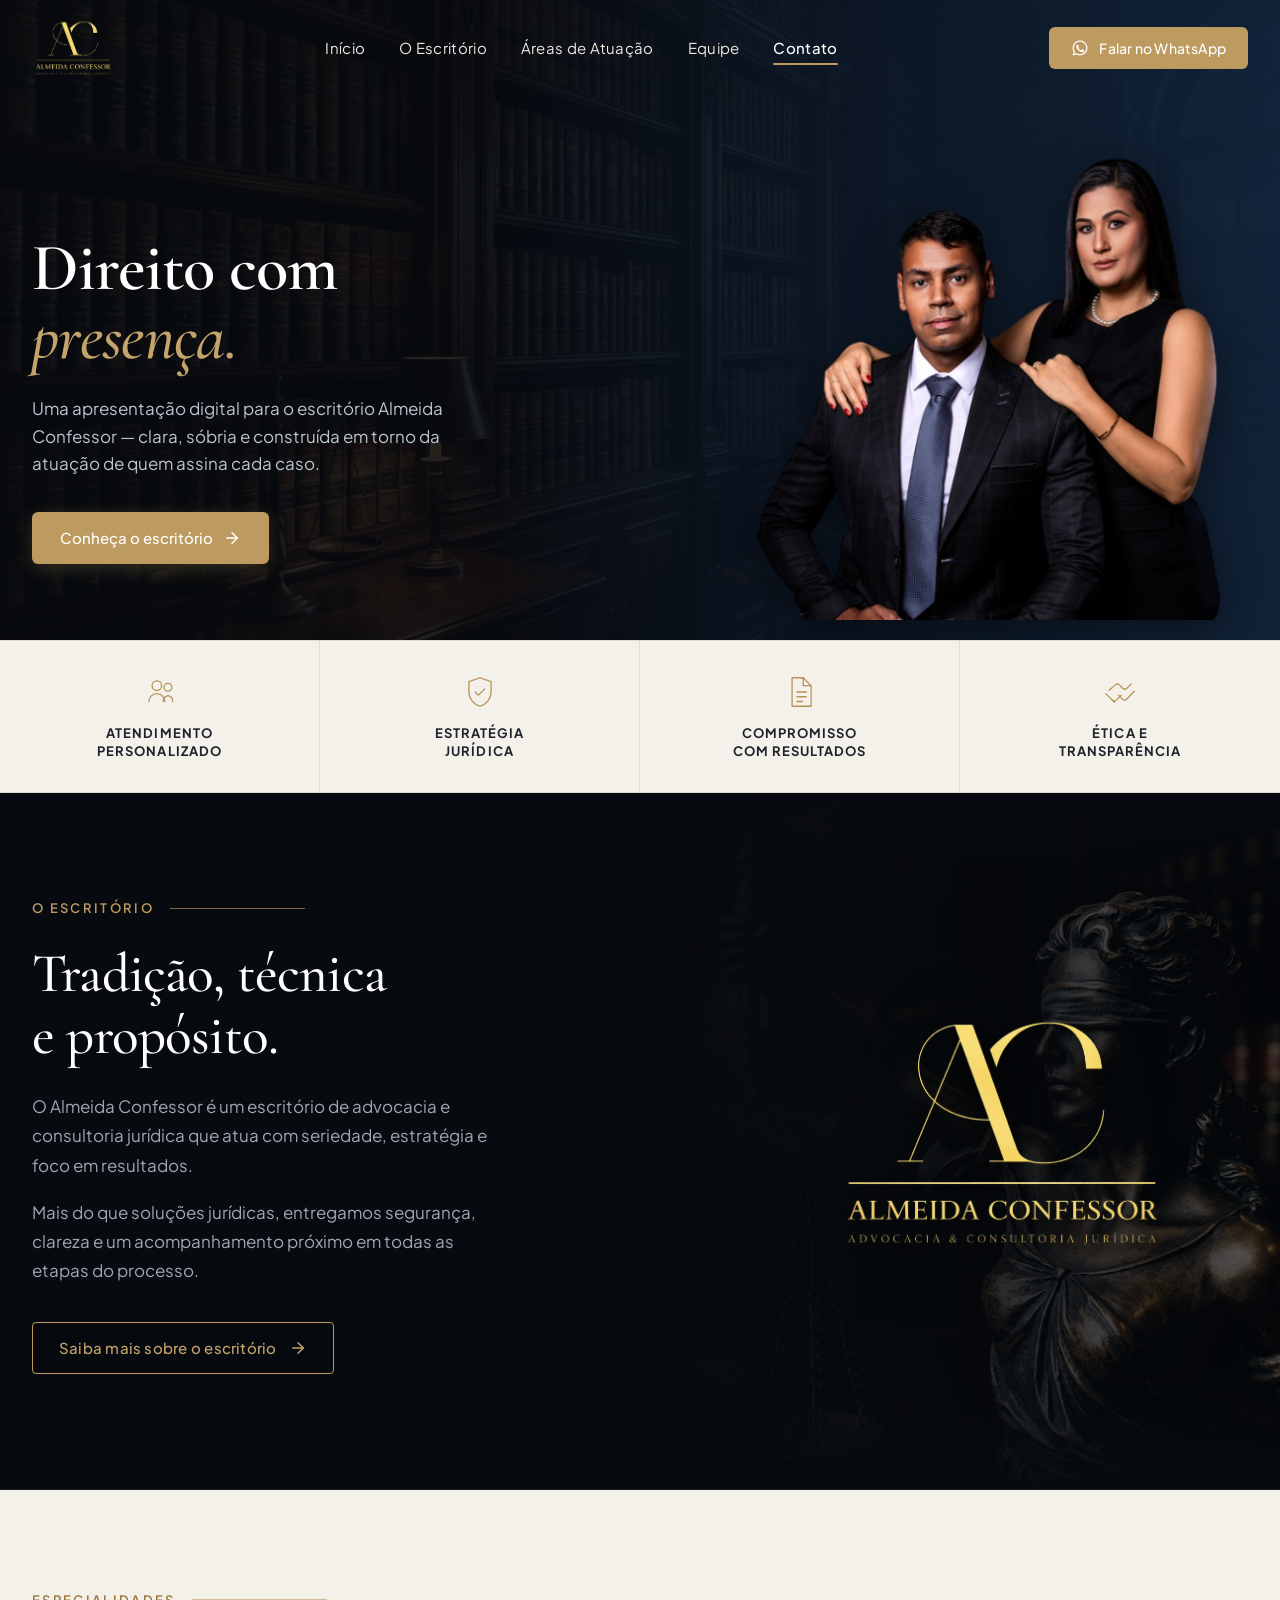
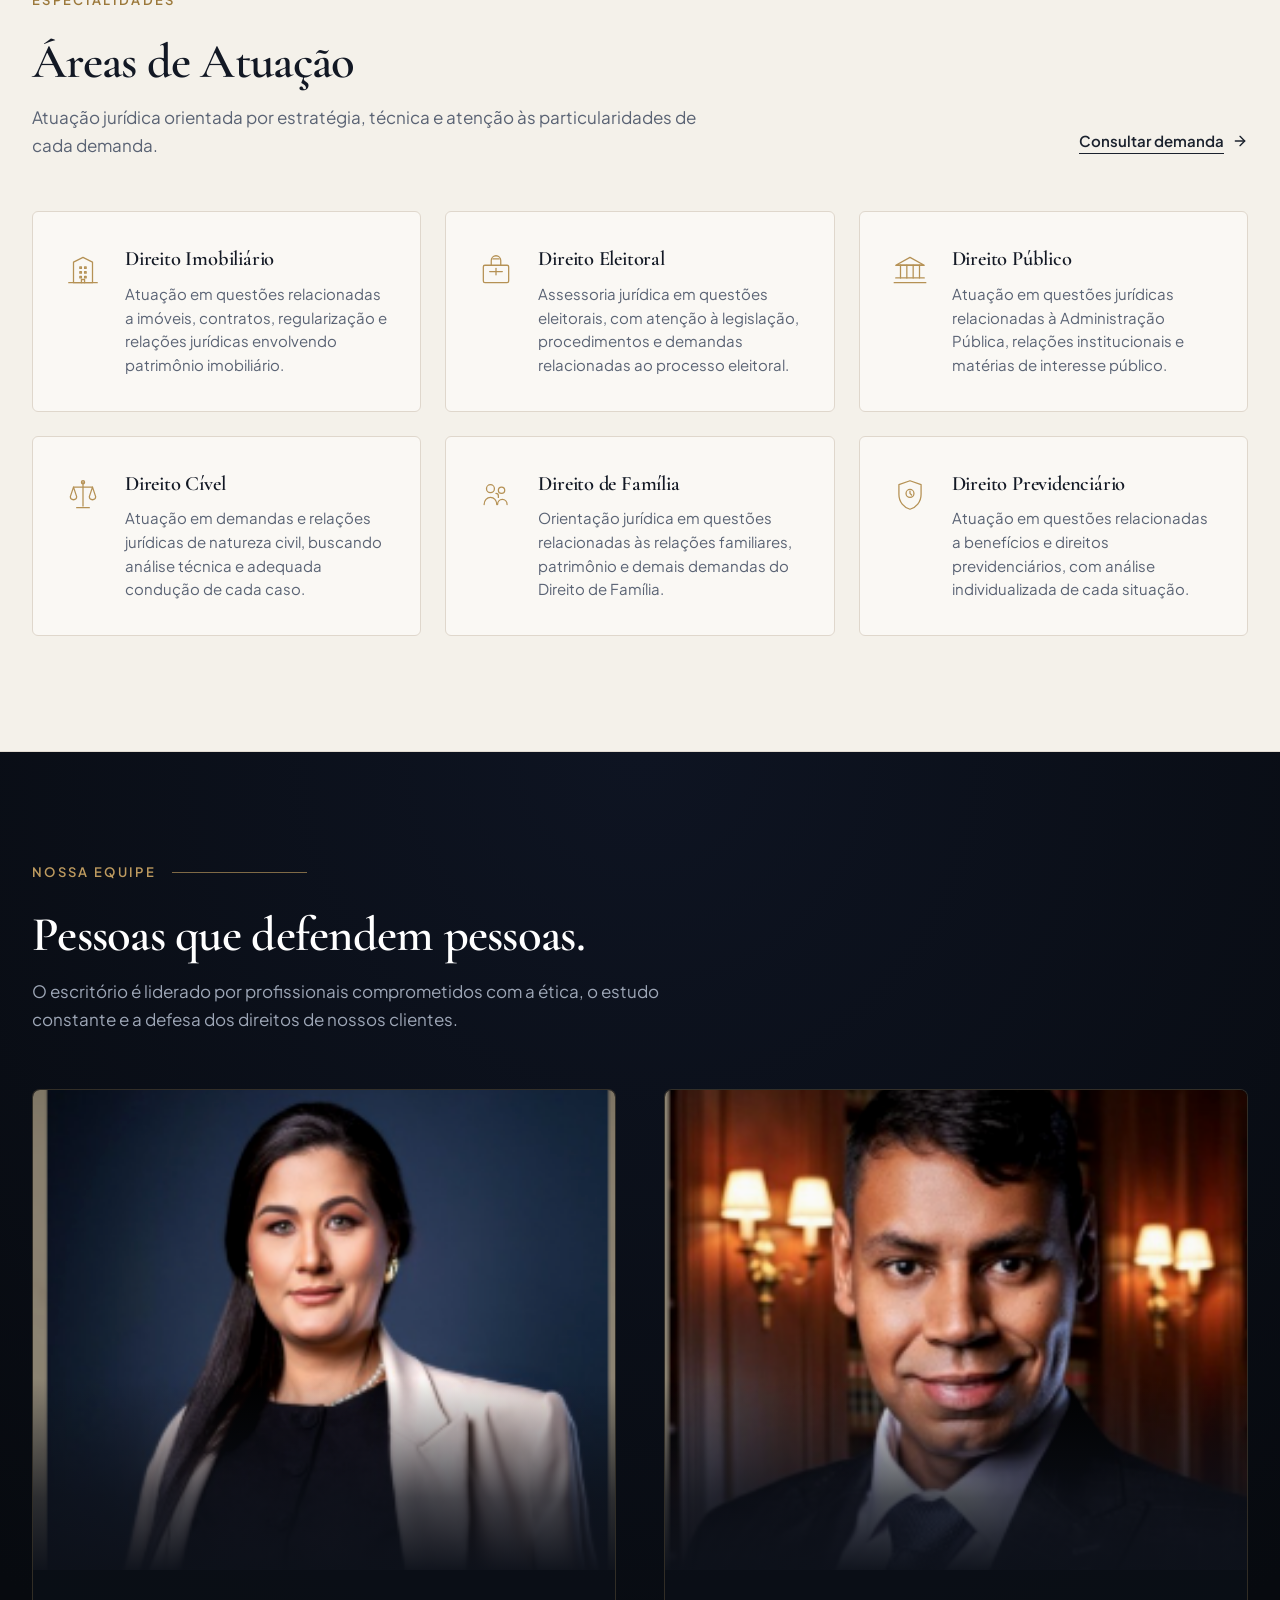
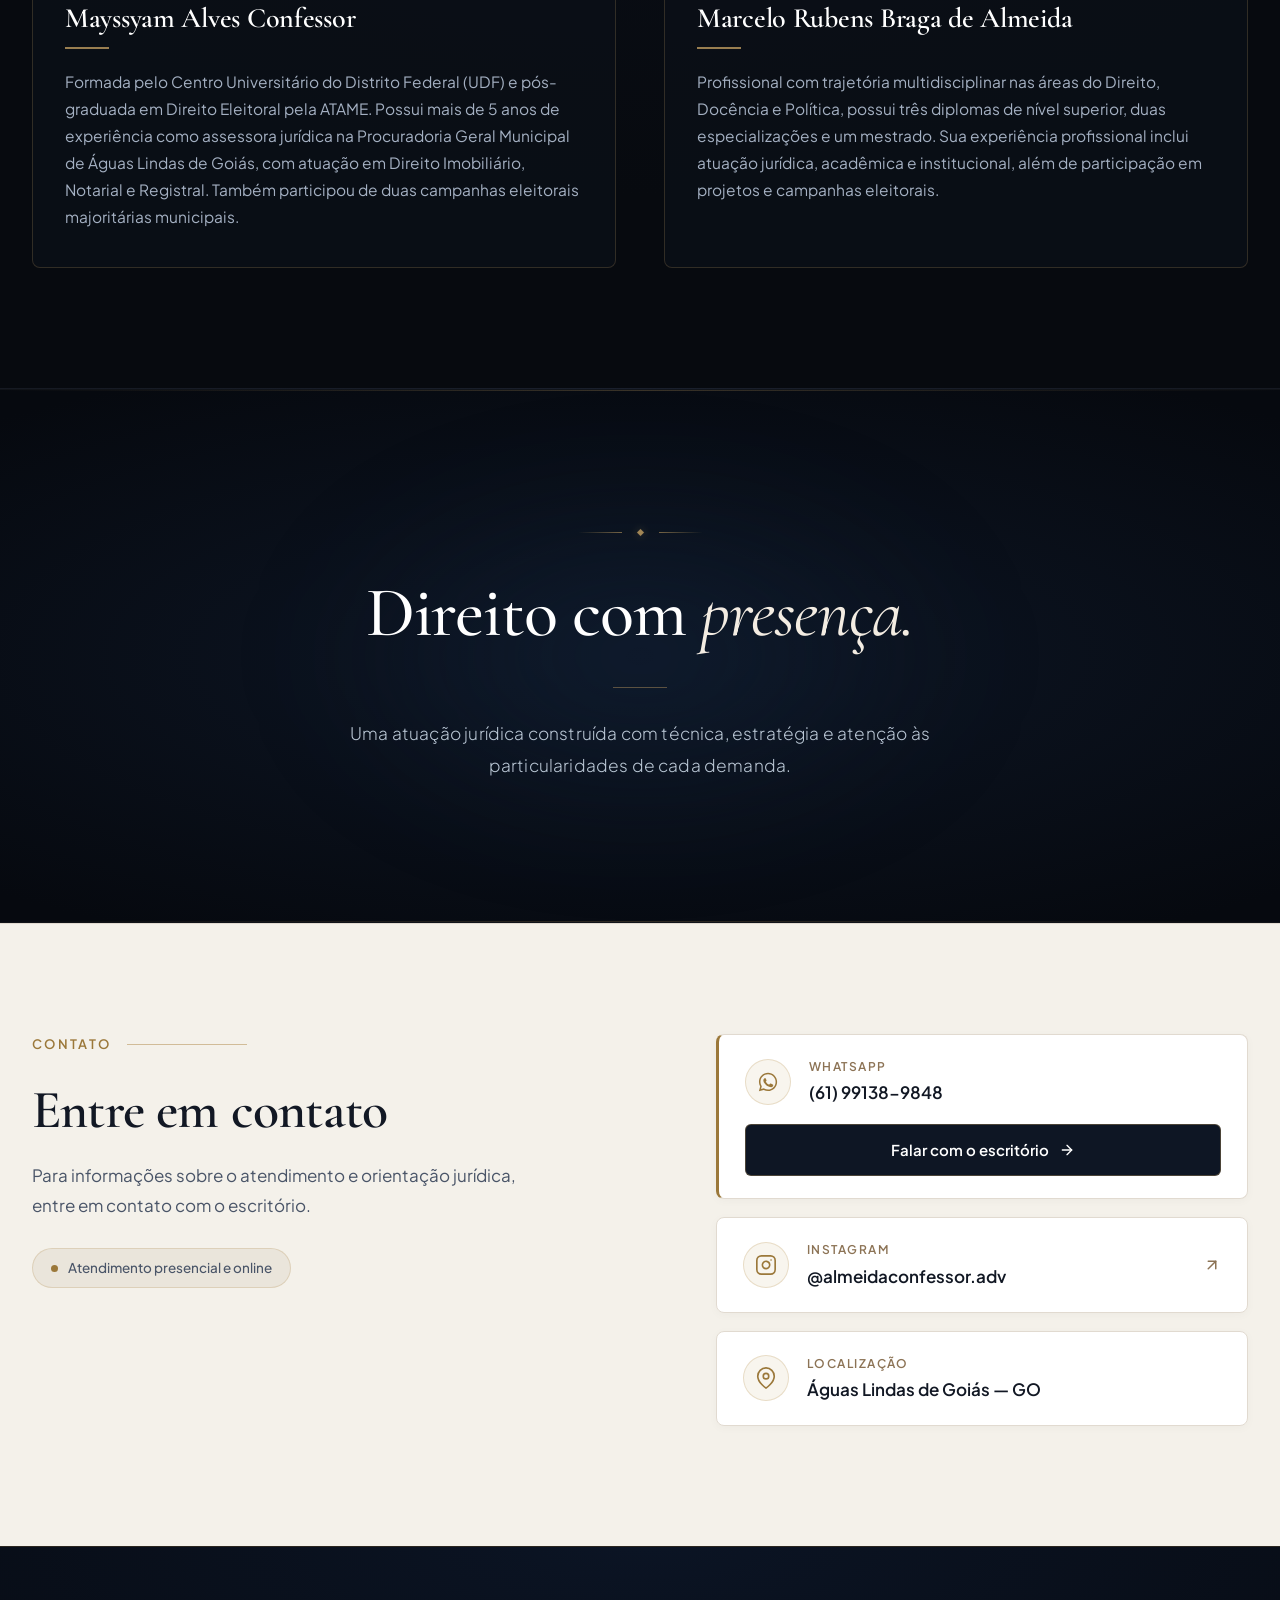
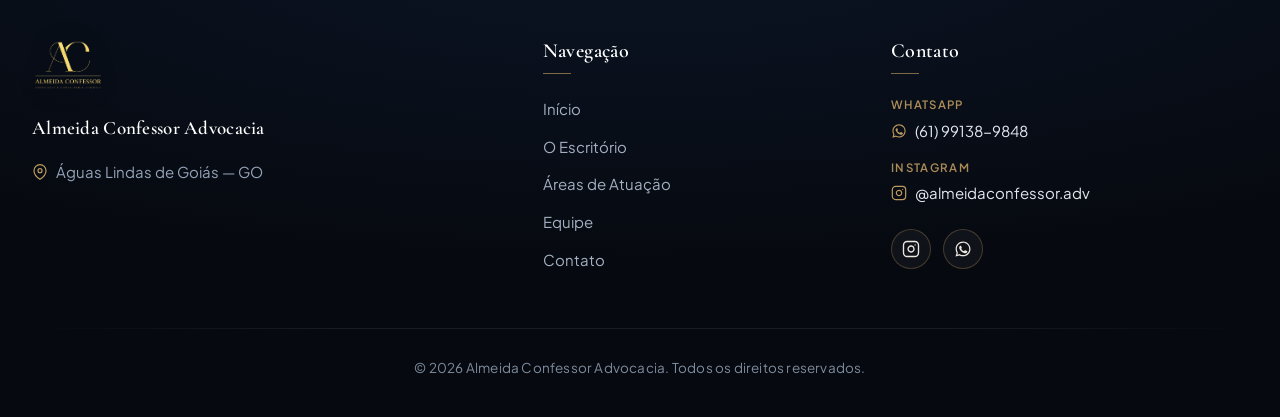
<file: index.html>
<!DOCTYPE html>
<html lang="pt-BR">
<head>
  <meta charset="UTF-8">
  <meta name="viewport" content="width=device-width, initial-scale=1.0">
  <title>Almeida Confessor Advocacia &amp; Consultoria Jurídica | Direito com Presença</title>
  <meta name="description" content="Almeida Confessor Advocacia e Consultoria Jurídica. Atuação jurídica sóbria, estratégica e personalizada em Brasília e em todo o Brasil.">
  <meta name="theme-color" content="#0B0E14">

  <!-- Favicon gerado a partir do monograma AC -->
  <link rel="icon" type="image/png" href="assets/images/brand/logo.png">

  <!-- Google Fonts: Cormorant Garamond (Editorial Serif) & Plus Jakarta Sans (Modern Sans) -->
  <link rel="preconnect" href="https://fonts.googleapis.com">
  <link rel="preconnect" href="https://fonts.gstatic.com" crossorigin>
  <link href="https://fonts.googleapis.com/css2?family=Cormorant+Garamond:ital,wght@0,400;0,500;0,600;0,700;1,400;1,600;1,700&family=Plus+Jakarta+Sans:wght@300;400;500;600;700&display=swap" rel="stylesheet">

  <link rel="stylesheet" href="assets/css/styles.css">
</head>
<body>
  <!-- HEADER -->
  <header class="site-header" id="header">
    <div class="header-container">
      <a href="#inicio" class="header-logo-link" aria-label="Almeida Confessor Advocacia - Ir para o início">
        <img src="assets/images/brand/logo.png" alt="Almeida Confessor Advocacia e Consultoria Jurídica" class="header-logo">
      </a>

      <!-- Desktop Navigation -->
      <nav class="desktop-nav" aria-label="Navegação Principal">
        <ul class="nav-list">
          <li><a href="#inicio" class="nav-link active">Início</a></li>
          <li><a href="#escritorio" class="nav-link">O Escritório</a></li>
          <li><a href="#areas" class="nav-link">Áreas de Atuação</a></li>
          <li><a href="#equipe" class="nav-link">Equipe</a></li>
          <li><a href="#contato" class="nav-link">Contato</a></li>
        </ul>
      </nav>

      <!-- CTA Button Desktop -->
      <div class="header-cta">
        <a href="https://wa.me/5561991389848?text=Ol%C3%A1!%20Vim%20pelo%20site%20do%20Almeida%20Confessor%20Advocacia%20e%20gostaria%20de%20agendar%20um%20atendimento." 
           target="_blank" 
           rel="noopener noreferrer" 
           class="btn btn-whatsapp" 
           id="btn-header-whatsapp">
          <svg class="icon-whatsapp" viewBox="0 0 24 24" width="18" height="18" fill="currentColor" aria-hidden="true">
            <path d="M12.04 2C6.58 2 2.13 6.45 2.13 11.91C2.13 13.66 2.59 15.36 3.45 16.86L2.05 22L7.3 20.62C8.75 21.41 10.38 21.83 12.04 21.83C17.5 21.83 21.95 17.38 21.95 11.92C21.95 9.27 20.92 6.78 19.05 4.91C17.18 3.03 14.69 2 12.04 2ZM12.05 20.15C10.56 20.15 9.11 19.76 7.85 19.01L7.55 18.83L4.43 19.65L5.26 16.61L5.06 16.29C4.24 14.99 3.8 13.47 3.8 11.91C3.8 7.37 7.5 3.67 12.05 3.67C14.25 3.67 16.31 4.53 17.87 6.09C19.42 7.65 20.28 9.72 20.28 11.92C20.28 16.46 16.58 20.15 12.05 20.15ZM16.57 14.39C16.32 14.27 15.1 13.67 14.88 13.59C14.65 13.51 14.49 13.47 14.32 13.72C14.16 13.97 13.69 14.52 13.55 14.68C13.41 14.85 13.27 14.87 13.02 14.75C12.78 14.62 11.99 14.37 11.05 13.53C10.32 12.87 9.83 12.06 9.68 11.82C9.54 11.57 9.67 11.44 9.79 11.31C9.9 11.2 10.04 11.02 10.16 10.88C10.28 10.74 10.32 10.64 10.4 10.47C10.48 10.31 10.44 10.17 10.38 10.04C10.32 9.92 9.83 8.72 9.63 8.22C9.43 7.74 9.23 7.8 9.07 7.79C8.92 7.79 8.74 7.78 8.56 7.78C8.38 7.78 8.08 7.85 7.84 8.11C7.6 8.37 6.92 9.01 6.92 10.31C6.92 11.61 7.87 12.86 8 13.04C8.14 13.21 9.88 15.87 12.54 17.02C13.17 17.3 13.67 17.46 14.05 17.58C14.69 17.78 15.27 17.75 15.73 17.68C16.25 17.6 17.32 17.03 17.55 16.39C17.77 15.75 17.77 15.2 17.71 15.09C17.64 14.98 17.49 14.92 17.24 14.79L16.57 14.39Z"/>
          </svg>
          <span>Falar no WhatsApp</span>
        </a>
      </div>

      <!-- Mobile Hamburger Button -->
      <button class="mobile-toggle" id="mobile-menu-btn" aria-label="Abrir menu de navegação" aria-expanded="false" aria-controls="mobile-nav">
        <span class="hamburger-line"></span>
        <span class="hamburger-line"></span>
        <span class="hamburger-line"></span>
      </button>
    </div>

    <!-- Mobile Navigation Drawer -->
    <div class="mobile-nav" id="mobile-nav" aria-hidden="true">
      <ul class="mobile-nav-list">
        <li><a href="#inicio" class="mobile-nav-link active">Início</a></li>
        <li><a href="#escritorio" class="mobile-nav-link">O Escritório</a></li>
        <li><a href="#areas" class="mobile-nav-link">Áreas de Atuação</a></li>
        <li><a href="#equipe" class="mobile-nav-link">Equipe</a></li>
        <li><a href="#contato" class="mobile-nav-link">Contato</a></li>
      </ul>
      <div class="mobile-nav-cta">
        <a href="https://wa.me/5561991389848?text=Ol%C3%A1!%20Vim%20pelo%20site%20do%20Almeida%20Confessor%20Advocacia%20e%20gostaria%20de%20agendar%20um%20atendimento." 
           target="_blank" 
           rel="noopener noreferrer" 
           class="btn btn-whatsapp btn-block">
          <svg class="icon-whatsapp" viewBox="0 0 24 24" width="18" height="18" fill="currentColor" aria-hidden="true">
            <path d="M12.04 2C6.58 2 2.13 6.45 2.13 11.91C2.13 13.66 2.59 15.36 3.45 16.86L2.05 22L7.3 20.62C8.75 21.41 10.38 21.83 12.04 21.83C17.5 21.83 21.95 17.38 21.95 11.92C21.95 9.27 20.92 6.78 19.05 4.91C17.18 3.03 14.69 2 12.04 2ZM12.05 20.15C10.56 20.15 9.11 19.76 7.85 19.01L7.55 18.83L4.43 19.65L5.26 16.61L5.06 16.29C4.24 14.99 3.8 13.47 3.8 11.91C3.8 7.37 7.5 3.67 12.05 3.67C14.25 3.67 16.31 4.53 17.87 6.09C19.42 7.65 20.28 9.72 20.28 11.92C20.28 16.46 16.58 20.15 12.05 20.15ZM16.57 14.39C16.32 14.27 15.1 13.67 14.88 13.59C14.65 13.51 14.49 13.47 14.32 13.72C14.16 13.97 13.69 14.52 13.55 14.68C13.41 14.85 13.27 14.87 13.02 14.75C12.78 14.62 11.99 14.37 11.05 13.53C10.32 12.87 9.83 12.06 9.68 11.82C9.54 11.57 9.67 11.44 9.79 11.31C9.9 11.2 10.04 11.02 10.16 10.88C10.28 10.74 10.32 10.64 10.4 10.47C10.48 10.31 10.44 10.17 10.38 10.04C10.32 9.92 9.83 8.72 9.63 8.22C9.43 7.74 9.23 7.8 9.07 7.79C8.92 7.79 8.74 7.78 8.56 7.78C8.38 7.78 8.08 7.85 7.84 8.11C7.6 8.37 6.92 9.01 6.92 10.31C6.92 11.61 7.87 12.86 8 13.04C8.14 13.21 9.88 15.87 12.54 17.02C13.17 17.3 13.67 17.46 14.05 17.58C14.69 17.78 15.27 17.75 15.73 17.68C16.25 17.6 17.32 17.03 17.55 16.39C17.77 15.75 17.77 15.2 17.71 15.09C17.64 14.98 17.49 14.92 17.24 14.79L16.57 14.39Z"/>
          </svg>
          <span>Falar no WhatsApp</span>
        </a>
      </div>
    </div>
  </header>

  <!-- MAIN CONTENT -->
  <main id="inicio">
    <!-- HERO SECTION -->
    <section class="hero-section" aria-label="Apresentação Principal">
      <div class="hero-bg-media" aria-hidden="true"></div>
      <div class="hero-container">
        <!-- Hero Content Column -->
        <div class="hero-content">
          <h1 class="hero-title">
            Direito com <br>
            <span class="hero-title-italic">presença.</span>
          </h1>

          <p class="hero-description">
            Uma apresentação digital para o escritório Almeida Confessor — clara, sóbria e construída em torno da atuação de quem assina cada caso.
          </p>

          <div class="hero-actions">
            <a href="#escritorio" class="btn btn-hero" id="btn-hero-cta">
              <span>Conheça o escritório</span>
              <svg class="icon-arrow" viewBox="0 0 24 24" width="18" height="18" fill="none" stroke="currentColor" stroke-width="2" stroke-linecap="round" stroke-linejoin="round" aria-hidden="true">
                <line x1="5" y1="12" x2="19" y2="12"></line>
                <polyline points="12 5 19 12 12 19"></polyline>
              </svg>
            </a>
          </div>
        </div>

        <!-- Hero Visual Column (Founders Photo) -->
        <div class="hero-visual">
          <div class="hero-image-wrapper">
            <img src="assets/images/hero/hero.png" 
                 alt="Sócios fundadores Marcelo Rubens e Maysyam Alves Confessor" 
                 class="hero-image"
                 loading="eager">
          </div>
        </div>
      </div>
    </section>

    <!-- FAIXA DE CONFIANÇA / DIFERENCIAIS -->
    <section class="trust-bar-section" aria-label="Nossos Diferenciais">
      <div class="trust-container">
        <!-- Item 1: Atendimento Personalizado -->
        <div class="trust-item">
          <div class="trust-icon-wrapper" aria-hidden="true">
            <svg class="trust-icon" viewBox="0 0 48 48" fill="none" stroke="currentColor" stroke-width="1.6" stroke-linecap="round" stroke-linejoin="round">
              <!-- Duas pessoas / Atendimento próximo -->
              <circle cx="20" cy="16" r="6" />
              <path d="M10 36c0-5.5 4.5-10 10-10s10 4.5 10 10" />
              <circle cx="34" cy="18" r="5" />
              <path d="M28 36c0-3.5 2.5-6.5 6-7.5 3.5.5 6 3.5 6 7.5" />
            </svg>
          </div>
          <h2 class="trust-label">
            ATENDIMENTO<br>PERSONALIZADO
          </h2>
        </div>

        <!-- Item 2: Estratégia Jurídica -->
        <div class="trust-item">
          <div class="trust-icon-wrapper" aria-hidden="true">
            <svg class="trust-icon" viewBox="0 0 48 48" fill="none" stroke="currentColor" stroke-width="1.6" stroke-linecap="round" stroke-linejoin="round">
              <!-- Escudo de segurança com checkmark -->
              <path d="M24 6l14 5v12c0 10-6.5 17-14 19-7.5-2-14-9-14-19V11l14-5z" />
              <path d="M18 24l4 4 8-8" />
            </svg>
          </div>
          <h2 class="trust-label">
            ESTRATÉGIA<br>JURÍDICA
          </h2>
        </div>

        <!-- Item 3: Compromisso com Resultados -->
        <div class="trust-item">
          <div class="trust-icon-wrapper" aria-hidden="true">
            <svg class="trust-icon" viewBox="0 0 48 48" fill="none" stroke="currentColor" stroke-width="1.6" stroke-linecap="round" stroke-linejoin="round">
              <!-- Documento jurídico com linhas de texto -->
              <path d="M14 6h14l10 10v26H14V6z" />
              <polyline points="28 6 28 16 38 16" />
              <line x1="20" y1="24" x2="32" y2="24" />
              <line x1="20" y1="30" x2="32" y2="30" />
              <line x1="20" y1="36" x2="27" y2="36" />
            </svg>
          </div>
          <h2 class="trust-label">
            COMPROMISSO<br>COM RESULTADOS
          </h2>
        </div>

        <!-- Item 4: Ética e Transparência -->
        <div class="trust-item">
          <div class="trust-icon-wrapper" aria-hidden="true">
            <svg class="trust-icon" viewBox="0 0 48 48" fill="none" stroke="currentColor" stroke-width="1.6" stroke-linecap="round" stroke-linejoin="round">
              <!-- Aperto de mãos / Parceria e ética -->
              <path d="M10 22l8-7a4 4 0 0 1 5.5.3L27 19a4 4 0 0 0 5.6.2l5.4-5.2" />
              <path d="M6 26l8 8a4 4 0 0 0 5.6 0l5.8-5.8" />
              <path d="M22 28l5 5a4 4 0 0 0 5.6-.2l9.4-9.8" />
              <path d="M14 34l3 3" />
            </svg>
          </div>
          <h2 class="trust-label">
            ÉTICA E<br>TRANSPARÊNCIA
          </h2>
        </div>
      </div>
    </section>

    <!-- SEÇÃO 02: O ESCRITÓRIO -->
    <section class="about-section" id="escritorio" aria-label="Sobre o Escritório">
      <!-- Full-bleed background Lady Justice for Desktop -->
      <div class="about-backdrop" aria-hidden="true">
        <img src="assets/images/backgrounds/themis-bg.jpg" alt="" class="about-backdrop-image">
        <div class="about-backdrop-overlay"></div>
      </div>

      <div class="about-container">
        <!-- Coluna Esquerda: Textos Institucionais -->
        <div class="about-content">
          <div class="section-eyebrow-wrapper">
            <span class="section-eyebrow">O ESCRITÓRIO</span>
            <span class="eyebrow-line" aria-hidden="true"></span>
          </div>

          <h2 class="about-title">
            Tradição, técnica<br>
            e propósito.
          </h2>

          <div class="about-text-body">
            <p>
              O Almeida Confessor é um escritório de advocacia e consultoria jurídica que atua com seriedade, estratégia e foco em resultados.
            </p>
            <p>
              Mais do que soluções jurídicas, entregamos segurança, clareza e um acompanhamento próximo em todas as etapas do processo.
            </p>
          </div>

          <div class="about-action">
            <a href="https://wa.me/5561991389848?text=Ol%C3%A1!%20Gostaria%20de%20saber%20mais%20sobre%20o%20escrit%C3%B3rio%20Almeida%20Confessor." 
               target="_blank" 
               rel="noopener noreferrer" 
               class="btn btn-outline" 
               id="btn-about-more">
              <span>Saiba mais sobre o escritório</span>
              <svg class="icon-arrow" viewBox="0 0 24 24" width="18" height="18" fill="none" stroke="currentColor" stroke-width="2" stroke-linecap="round" stroke-linejoin="round" aria-hidden="true">
                <line x1="5" y1="12" x2="19" y2="12"></line>
                <polyline points="12 5 19 12 12 19"></polyline>
              </svg>
            </a>
          </div>
        </div>

        <!-- Coluna Direita: Emblema AC Dourado -->
        <div class="about-visual">
          <div class="about-mobile-themis" aria-hidden="true">
            <img src="assets/images/backgrounds/themis-bg.jpg" alt="" class="themis-mobile-img">
            <div class="themis-mobile-overlay"></div>
          </div>
          <div class="about-emblem-wrapper">
            <img src="assets/images/brand/logo.png" alt="Emblema Almeida Confessor Advocacia &amp; Consultoria Jurídica" class="about-logo-emblem">
          </div>
        </div>
      </div>
    </section>

    <!-- SEÇÃO 03: ÁREAS DE ATUAÇÃO -->
    <section class="practices-section" id="areas" aria-labelledby="practices-title">
      <div class="practices-container">
        
        <!-- Header da Seção -->
        <div class="practices-header">
          <div class="practices-header-text">
            <div class="section-eyebrow-wrapper">
              <span class="section-eyebrow">ESPECIALIDADES</span>
              <span class="eyebrow-line" aria-hidden="true"></span>
            </div>
            <h2 class="practices-title" id="practices-title">Áreas de Atuação</h2>
            <p class="practices-subtitle">
              Atuação jurídica orientada por estratégia, técnica e atenção às particularidades de cada demanda.
            </p>
          </div>
          <div class="practices-header-action">
            <a href="https://wa.me/5561991389848?text=Ol%C3%A1!%20Gostaria%20de%20consultar%20sobre%20uma%20demanda%20jur%C3%ADdica%20no%20Almeida%20Confessor%20Advocacia." 
               target="_blank" 
               rel="noopener noreferrer" 
               class="practices-link" 
               id="btn-areas-consult">
              <span>Consultar demanda</span>
              <svg class="icon-arrow" viewBox="0 0 24 24" width="16" height="16" fill="none" stroke="currentColor" stroke-width="2" stroke-linecap="round" stroke-linejoin="round" aria-hidden="true">
                <line x1="5" y1="12" x2="19" y2="12"></line>
                <polyline points="12 5 19 12 12 19"></polyline>
              </svg>
            </a>
          </div>
        </div>

        <!-- Grid de 6 Áreas Confirmadas -->
        <div class="practices-grid">
          
          <!-- 1. Direito Imobiliário -->
          <article class="practice-card">
            <div class="practice-card-icon" aria-hidden="true">
              <svg viewBox="0 0 48 48" fill="none" stroke="currentColor" stroke-width="1.6" stroke-linecap="round" stroke-linejoin="round">
                <path d="M12 40V14l12-6 12 6v26H12z" />
                <path d="M20 20h2v2h-2zM26 20h2v2h-2zM20 26h2v2h-2zM26 26h2v2h-2zM20 32h2v2h-2zM26 32h2v2h-2z" />
                <path d="M6 40h36" />
                <path d="M22 40v-4h4v4" />
              </svg>
            </div>
            <div class="practice-card-body">
              <h3 class="practice-card-title">Direito Imobiliário</h3>
              <p class="practice-card-desc">
                Atuação em questões relacionadas a imóveis, contratos, regularização e relações jurídicas envolvendo patrimônio imobiliário.
              </p>
            </div>
          </article>

          <!-- 2. Direito Eleitoral -->
          <article class="practice-card">
            <div class="practice-card-icon" aria-hidden="true">
              <svg viewBox="0 0 48 48" fill="none" stroke="currentColor" stroke-width="1.6" stroke-linecap="round" stroke-linejoin="round">
                <rect x="8" y="18" width="32" height="22" rx="2" />
                <path d="M18 18V12a6 6 0 0 1 12 0v6" />
                <line x1="16" y1="26" x2="32" y2="26" />
                <line x1="24" y1="22" x2="24" y2="30" />
                <path d="M20 10h8" />
              </svg>
            </div>
            <div class="practice-card-body">
              <h3 class="practice-card-title">Direito Eleitoral</h3>
              <p class="practice-card-desc">
                Assessoria jurídica em questões eleitorais, com atenção à legislação, procedimentos e demandas relacionadas ao processo eleitoral.
              </p>
            </div>
          </article>

          <!-- 3. Direito Público -->
          <article class="practice-card">
            <div class="practice-card-icon" aria-hidden="true">
              <svg viewBox="0 0 48 48" fill="none" stroke="currentColor" stroke-width="1.6" stroke-linecap="round" stroke-linejoin="round">
                <path d="M8 18h32" />
                <path d="M24 8l18 10H6L24 8z" />
                <line x1="12" y1="18" x2="12" y2="34" />
                <line x1="20" y1="18" x2="20" y2="34" />
                <line x1="28" y1="18" x2="28" y2="34" />
                <line x1="36" y1="18" x2="36" y2="34" />
                <path d="M6 34h36" />
                <path d="M4 40h40" />
              </svg>
            </div>
            <div class="practice-card-body">
              <h3 class="practice-card-title">Direito Público</h3>
              <p class="practice-card-desc">
                Atuação em questões jurídicas relacionadas à Administração Pública, relações institucionais e matérias de interesse público.
              </p>
            </div>
          </article>

          <!-- 4. Direito Cível -->
          <article class="practice-card">
            <div class="practice-card-icon" aria-hidden="true">
              <svg viewBox="0 0 48 48" fill="none" stroke="currentColor" stroke-width="1.6" stroke-linecap="round" stroke-linejoin="round">
                <line x1="24" y1="8" x2="24" y2="38" />
                <line x1="12" y1="14" x2="36" y2="14" />
                <path d="M8 26l4-12 4 12c0 2.2-1.8 4-4 4s-4-1.8-4-4z" />
                <path d="M32 26l4-12 4 12c0 2.2-1.8 4-4 4s-4-1.8-4-4z" />
                <path d="M16 40h16" />
                <circle cx="24" cy="8" r="2" />
              </svg>
            </div>
            <div class="practice-card-body">
              <h3 class="practice-card-title">Direito Cível</h3>
              <p class="practice-card-desc">
                Atuação em demandas e relações jurídicas de natureza civil, buscando análise técnica e adequada condução de cada caso.
              </p>
            </div>
          </article>

          <!-- 5. Direito de Família -->
          <article class="practice-card">
            <div class="practice-card-icon" aria-hidden="true">
              <svg viewBox="0 0 48 48" fill="none" stroke="currentColor" stroke-width="1.6" stroke-linecap="round" stroke-linejoin="round">
                <circle cx="17" cy="16" r="5" />
                <path d="M9 36c0-5 3.6-9 8-9s8 4 8 9" />
                <circle cx="31" cy="18" r="4" />
                <path d="M26 36c0-3.5 2.5-6.5 6-6.5s6 3 6 6.5" />
                <path d="M24 22a3 3 0 0 1 3 3v2" />
              </svg>
            </div>
            <div class="practice-card-body">
              <h3 class="practice-card-title">Direito de Família</h3>
              <p class="practice-card-desc">
                Orientação jurídica em questões relacionadas às relações familiares, patrimônio e demais demandas do Direito de Família.
              </p>
            </div>
          </article>

          <!-- 6. Direito Previdenciário -->
          <article class="practice-card">
            <div class="practice-card-icon" aria-hidden="true">
              <svg viewBox="0 0 48 48" fill="none" stroke="currentColor" stroke-width="1.6" stroke-linecap="round" stroke-linejoin="round">
                <path d="M24 6l14 5v12c0 10-6.5 17-14 19-7.5-2-14-9-14-19V11l14-5z" />
                <circle cx="24" cy="22" r="5" />
                <path d="M24 19v3l2 2" />
              </svg>
            </div>
            <div class="practice-card-body">
              <h3 class="practice-card-title">Direito Previdenciário</h3>
              <p class="practice-card-desc">
                Atuação em questões relacionadas a benefícios e direitos previdenciários, com análise individualizada de cada situação.
              </p>
            </div>
          </article>

        </div>
      </div>
    </section>

    <!-- SEÇÃO 04: EQUIPE -->
    <section class="team-section" id="equipe" aria-labelledby="team-title">
      <div class="team-container">
        
        <!-- Header da Seção -->
        <div class="team-header">
          <div class="section-eyebrow-wrapper">
            <span class="section-eyebrow">NOSSA EQUIPE</span>
            <span class="eyebrow-line" aria-hidden="true"></span>
          </div>
          <h2 class="team-title" id="team-title">Pessoas que defendem pessoas.</h2>
          <p class="team-subtitle">
            O escritório é liderado por profissionais comprometidos com a ética, o estudo constante e a defesa dos direitos de nossos clientes.
          </p>
        </div>

        <!-- Grid dos Profissionais -->
        <div class="team-grid">
          
          <!-- 1. Mayssyam Alves Confessor -->
          <article class="team-card">
            <div class="team-card-image-wrapper">
              <img src="assets/images/team/Maysyam Alves Confessor.png" 
                   alt="Mayssyam Alves Confessor" 
                   class="team-card-image"
                   loading="eager">
              <div class="team-card-image-overlay" aria-hidden="true"></div>
            </div>
            <div class="team-card-content">
              <h3 class="team-card-name">Mayssyam Alves Confessor</h3>
              <span class="team-card-line" aria-hidden="true"></span>
              <p class="team-card-bio">
                Formada pelo Centro Universitário do Distrito Federal (UDF) e pós-graduada em Direito Eleitoral pela ATAME. Possui mais de 5 anos de experiência como assessora jurídica na Procuradoria Geral Municipal de Águas Lindas de Goiás, com atuação em Direito Imobiliário, Notarial e Registral. Também participou de duas campanhas eleitorais majoritárias municipais.
              </p>
            </div>
          </article>

          <!-- 2. Marcelo Rubens Braga de Almeida -->
          <article class="team-card">
            <div class="team-card-image-wrapper">
              <img src="assets/images/team/Marcelo Rubens Braga de Almeida.png" 
                   alt="Marcelo Rubens Braga de Almeida" 
                   class="team-card-image"
                   loading="eager">
              <div class="team-card-image-overlay" aria-hidden="true"></div>
            </div>
            <div class="team-card-content">
              <h3 class="team-card-name">Marcelo Rubens Braga de Almeida</h3>
              <span class="team-card-line" aria-hidden="true"></span>
              <p class="team-card-bio">
                Profissional com trajetória multidisciplinar nas áreas do Direito, Docência e Política, possui três diplomas de nível superior, duas especializações e um mestrado. Sua experiência profissional inclui atuação jurídica, acadêmica e institucional, além de participação em projetos e campanhas eleitorais.
              </p>
            </div>
          </article>

        </div>
      </div>
    </section>

    <!-- SEÇÃO 05: DESTAQUE INSTITUCIONAL -->
    <section class="statement-section" id="destaque-institucional" aria-label="Posicionamento Institucional">
      <div class="statement-divider-top" aria-hidden="true"></div>
      <div class="statement-bg-aura" aria-hidden="true"></div>

      <div class="statement-container">
        <div class="statement-content reveal-on-scroll">
          
          <!-- Detalhe Dourado Discreto / Elemento Geométrico Sutil -->
          <div class="statement-accent" aria-hidden="true">
            <span class="statement-accent-line"></span>
            <span class="statement-accent-diamond"></span>
            <span class="statement-accent-line"></span>
          </div>

          <!-- Título Principal Dominante -->
          <h2 class="statement-title" id="statement-title">
            Direito com <span class="statement-title-italic">presença.</span>
          </h2>

          <!-- Linha Fina Separadora Minimalista -->
          <div class="statement-separator" aria-hidden="true"></div>

          <!-- Texto Secundário -->
          <p class="statement-text">
            Uma atuação jurídica construída com técnica, estratégia e atenção às particularidades de cada demanda.
          </p>

        </div>
      </div>

      <div class="statement-divider-bottom" aria-hidden="true"></div>
    </section>

    <!-- SEÇÃO 06: CONTATO -->
    <section class="contact-section" id="contato" aria-labelledby="contact-title">
      <div class="contact-container">
        
        <!-- Coluna Esquerda: Institucional -->
        <div class="contact-info reveal-on-scroll">
          <div class="section-eyebrow-wrapper">
            <span class="section-eyebrow">CONTATO</span>
            <span class="eyebrow-line" aria-hidden="true"></span>
          </div>

          <h2 class="contact-title" id="contact-title">Entre em contato</h2>

          <p class="contact-description">
            Para informações sobre o atendimento e orientação jurídica, entre em contato com o escritório.
          </p>

          <div class="contact-badge">
            <span class="contact-badge-dot" aria-hidden="true"></span>
            <span class="contact-badge-text">Atendimento presencial e online</span>
          </div>
        </div>

        <!-- Coluna Direita: Canais e Localização -->
        <div class="contact-channels reveal-on-scroll">
          
          <!-- Canal 1: WhatsApp -->
          <div class="contact-card contact-card-whatsapp">
            <div class="contact-card-header">
              <div class="contact-card-icon" aria-hidden="true">
                <svg viewBox="0 0 24 24" width="22" height="22" fill="currentColor">
                  <path d="M12.04 2C6.58 2 2.13 6.45 2.13 11.91C2.13 13.66 2.59 15.36 3.45 16.86L2.05 22L7.3 20.62C8.75 21.41 10.38 21.83 12.04 21.83C17.5 21.83 21.95 17.38 21.95 11.92C21.95 9.27 20.92 6.78 19.05 4.91C17.18 3.03 14.69 2 12.04 2ZM12.05 20.15C10.56 20.15 9.11 19.76 7.85 19.01L7.55 18.83L4.43 19.65L5.26 16.61L5.06 16.29C4.24 14.99 3.8 13.47 3.8 11.91C3.8 7.37 7.5 3.67 12.05 3.67C14.25 3.67 16.31 4.53 17.87 6.09C19.42 7.65 20.28 9.72 20.28 11.92C20.28 16.46 16.58 20.15 12.05 20.15ZM16.57 14.39C16.32 14.27 15.1 13.67 14.88 13.59C14.65 13.51 14.49 13.47 14.32 13.72C14.16 13.97 13.69 14.52 13.55 14.68C13.41 14.85 13.27 14.87 13.02 14.75C12.78 14.62 11.99 14.37 11.05 13.53C10.32 12.87 9.83 12.06 9.68 11.82C9.54 11.57 9.67 11.44 9.79 11.31C9.9 11.2 10.04 11.02 10.16 10.88C10.28 10.74 10.32 10.64 10.4 10.47C10.48 10.31 10.44 10.17 10.38 10.04C10.32 9.92 9.83 8.72 9.63 8.22C9.43 7.74 9.23 7.8 9.07 7.79C8.92 7.79 8.74 7.78 8.56 7.78C8.38 7.78 8.08 7.85 7.84 8.11C7.6 8.37 6.92 9.01 6.92 10.31C6.92 11.61 7.87 12.86 8 13.04C8.14 13.21 9.88 15.87 12.54 17.02C13.17 17.3 13.67 17.46 14.05 17.58C14.69 17.78 15.27 17.75 15.73 17.68C16.25 17.6 17.32 17.03 17.55 16.39C17.77 15.75 17.77 15.2 17.71 15.09C17.64 14.98 17.49 14.92 17.24 14.79L16.57 14.39Z"/>
                </svg>
              </div>
              <div class="contact-card-meta">
                <span class="contact-card-label">WhatsApp</span>
                <a href="https://wa.me/5561991389848" 
                   class="contact-card-value contact-card-link" 
                   target="_blank" 
                   rel="noopener noreferrer"
                   id="link-contact-phone">
                  (61) 99138-9848
                </a>
              </div>
            </div>
            
            <a href="https://wa.me/5561991389848" 
               target="_blank" 
               rel="noopener noreferrer" 
               class="btn btn-contact-whatsapp" 
               id="btn-contact-whatsapp">
              <span>Falar com o escritório</span>
              <svg class="icon-arrow" viewBox="0 0 24 24" width="16" height="16" fill="none" stroke="currentColor" stroke-width="2" stroke-linecap="round" stroke-linejoin="round" aria-hidden="true">
                <line x1="5" y1="12" x2="19" y2="12"></line>
                <polyline points="12 5 19 12 12 19"></polyline>
              </svg>
            </a>
          </div>

          <!-- Canal 2: Instagram -->
          <a href="https://www.instagram.com/almeidaconfessor.adv" 
             target="_blank" 
             rel="noopener noreferrer" 
             class="contact-card contact-card-interactive" 
             id="link-contact-instagram"
             aria-label="Acessar Instagram @almeidaconfessor.adv (abre em nova aba)">
            <div class="contact-card-header">
              <div class="contact-card-icon" aria-hidden="true">
                <svg viewBox="0 0 24 24" width="22" height="22" fill="none" stroke="currentColor" stroke-width="1.8" stroke-linecap="round" stroke-linejoin="round">
                  <rect x="2" y="2" width="20" height="20" rx="5" ry="5"></rect>
                  <path d="M16 11.37A4 4 0 1 1 12.63 8 4 4 0 0 1 16 11.37z"></path>
                  <line x1="17.5" y1="6.5" x2="17.51" y2="6.5"></line>
                </svg>
              </div>
              <div class="contact-card-meta">
                <span class="contact-card-label">Instagram</span>
                <span class="contact-card-value">@almeidaconfessor.adv</span>
              </div>
            </div>
            <span class="contact-card-action-icon" aria-hidden="true">
              <svg viewBox="0 0 24 24" width="18" height="18" fill="none" stroke="currentColor" stroke-width="2" stroke-linecap="round" stroke-linejoin="round">
                <line x1="7" y1="17" x2="17" y2="7"></line>
                <polyline points="7 7 17 7 17 17"></polyline>
              </svg>
            </span>
          </a>

          <!-- Canal 3: Localização -->
          <div class="contact-card contact-card-location">
            <div class="contact-card-header">
              <div class="contact-card-icon" aria-hidden="true">
                <svg viewBox="0 0 24 24" width="22" height="22" fill="none" stroke="currentColor" stroke-width="1.8" stroke-linecap="round" stroke-linejoin="round">
                  <path d="M21 10c0 7-9 13-9 13s-9-6-9-13a9 9 0 0 1 18 0z"></path>
                  <circle cx="12" cy="10" r="3"></circle>
                </svg>
              </div>
              <div class="contact-card-meta">
                <span class="contact-card-label">Localização</span>
                <span class="contact-card-value">Águas Lindas de Goiás — GO</span>
              </div>
            </div>
          </div>

        </div>

      </div>
    </section>
  </main>

  <!-- FOOTER INSTITUCIONAL -->
  <footer class="site-footer" id="footer">
    <div class="footer-container">
      
      <!-- Grid Principal: 3 Colunas -->
      <div class="footer-grid">
        
        <!-- Coluna 1: Logo, Nome e Localização -->
        <div class="footer-brand-col">
          <a href="#inicio" class="footer-logo-link" aria-label="Almeida Confessor Advocacia - Ir para o início">
            <img src="assets/images/brand/logo.png" alt="Almeida Confessor Advocacia" class="footer-logo">
          </a>
          <p class="footer-brand-text">Almeida Confessor Advocacia</p>
          <div class="footer-location">
            <svg class="footer-location-icon" viewBox="0 0 24 24" width="16" height="16" fill="none" stroke="currentColor" stroke-width="1.8" stroke-linecap="round" stroke-linejoin="round" aria-hidden="true">
              <path d="M21 10c0 7-9 13-9 13s-9-6-9-13a9 9 0 0 1 18 0z"></path>
              <circle cx="12" cy="10" r="3"></circle>
            </svg>
            <span>Águas Lindas de Goiás — GO</span>
          </div>
        </div>

        <!-- Coluna 2: Links de Navegação -->
        <div class="footer-nav-col">
          <h3 class="footer-col-title">Navegação</h3>
          <ul class="footer-nav-list">
            <li><a href="#inicio" class="footer-nav-link">Início</a></li>
            <li><a href="#escritorio" class="footer-nav-link">O Escritório</a></li>
            <li><a href="#areas" class="footer-nav-link">Áreas de Atuação</a></li>
            <li><a href="#equipe" class="footer-nav-link">Equipe</a></li>
            <li><a href="#contato" class="footer-nav-link">Contato</a></li>
          </ul>
        </div>

        <!-- Coluna 3: Contato & Redes Sociais -->
        <div class="footer-contact-col">
          <h3 class="footer-col-title">Contato</h3>
          <div class="footer-contact-list">
            <div class="footer-contact-item">
              <span class="footer-contact-label">WhatsApp</span>
              <a href="https://wa.me/5561991389848" 
                 class="footer-contact-value" 
                 target="_blank" 
                 rel="noopener noreferrer"
                 id="footer-link-whatsapp">
                <svg class="footer-contact-icon" viewBox="0 0 24 24" width="16" height="16" fill="currentColor" aria-hidden="true">
                  <path d="M12.04 2C6.58 2 2.13 6.45 2.13 11.91C2.13 13.66 2.59 15.36 3.45 16.86L2.05 22L7.3 20.62C8.75 21.41 10.38 21.83 12.04 21.83C17.5 21.83 21.95 17.38 21.95 11.92C21.95 9.27 20.92 6.78 19.05 4.91C17.18 3.03 14.69 2 12.04 2ZM12.05 20.15C10.56 20.15 9.11 19.76 7.85 19.01L7.55 18.83L4.43 19.65L5.26 16.61L5.06 16.29C4.24 14.99 3.8 13.47 3.8 11.91C3.8 7.37 7.5 3.67 12.05 3.67C14.25 3.67 16.31 4.53 17.87 6.09C19.42 7.65 20.28 9.72 20.28 11.92C20.28 16.46 16.58 20.15 12.05 20.15ZM16.57 14.39C16.32 14.27 15.1 13.67 14.88 13.59C14.65 13.51 14.49 13.47 14.32 13.72C14.16 13.97 13.69 14.52 13.55 14.68C13.41 14.85 13.27 14.87 13.02 14.75C12.78 14.62 11.99 14.37 11.05 13.53C10.32 12.87 9.83 12.06 9.68 11.82C9.54 11.57 9.67 11.44 9.79 11.31C9.9 11.2 10.04 11.02 10.16 10.88C10.28 10.74 10.32 10.64 10.4 10.47C10.48 10.31 10.44 10.17 10.38 10.04C10.32 9.92 9.83 8.72 9.63 8.22C9.43 7.74 9.23 7.8 9.07 7.79C8.92 7.79 8.74 7.78 8.56 7.78C8.38 7.78 8.08 7.85 7.84 8.11C7.6 8.37 6.92 9.01 6.92 10.31C6.92 11.61 7.87 12.86 8 13.04C8.14 13.21 9.88 15.87 12.54 17.02C13.17 17.3 13.67 17.46 14.05 17.58C14.69 17.78 15.27 17.75 15.73 17.68C16.25 17.6 17.32 17.03 17.55 16.39C17.77 15.75 17.77 15.2 17.71 15.09C17.64 14.98 17.49 14.92 17.24 14.79L16.57 14.39Z"/>
                </svg>
                <span>(61) 99138-9848</span>
              </a>
            </div>

            <div class="footer-contact-item">
              <span class="footer-contact-label">Instagram</span>
              <a href="https://www.instagram.com/almeidaconfessor.adv" 
                 class="footer-contact-value" 
                 target="_blank" 
                 rel="noopener noreferrer"
                 id="footer-link-instagram">
                <svg class="footer-contact-icon" viewBox="0 0 24 24" width="16" height="16" fill="none" stroke="currentColor" stroke-width="1.8" stroke-linecap="round" stroke-linejoin="round" aria-hidden="true">
                  <rect x="2" y="2" width="20" height="20" rx="5" ry="5"></rect>
                  <path d="M16 11.37A4 4 0 1 1 12.63 8 4 4 0 0 1 16 11.37z"></path>
                  <line x1="17.5" y1="6.5" x2="17.51" y2="6.5"></line>
                </svg>
                <span>@almeidaconfessor.adv</span>
              </a>
            </div>
          </div>

          <!-- Acesso Rápido Redes Sociais -->
          <div class="footer-social-row">
            <a href="https://www.instagram.com/almeidaconfessor.adv" 
               target="_blank" 
               rel="noopener noreferrer" 
               class="footer-social-btn" 
               aria-label="Instagram Almeida Confessor (abre em nova aba)">
              <svg viewBox="0 0 24 24" width="18" height="18" fill="none" stroke="currentColor" stroke-width="1.8" stroke-linecap="round" stroke-linejoin="round" aria-hidden="true">
                <rect x="2" y="2" width="20" height="20" rx="5" ry="5"></rect>
                <path d="M16 11.37A4 4 0 1 1 12.63 8 4 4 0 0 1 16 11.37z"></path>
                <line x1="17.5" y1="6.5" x2="17.51" y2="6.5"></line>
              </svg>
            </a>
            <a href="https://wa.me/5561991389848" 
               target="_blank" 
               rel="noopener noreferrer" 
               class="footer-social-btn" 
               aria-label="WhatsApp Almeida Confessor (abre em nova aba)">
              <svg viewBox="0 0 24 24" width="18" height="18" fill="currentColor" aria-hidden="true">
                <path d="M12.04 2C6.58 2 2.13 6.45 2.13 11.91C2.13 13.66 2.59 15.36 3.45 16.86L2.05 22L7.3 20.62C8.75 21.41 10.38 21.83 12.04 21.83C17.5 21.83 21.95 17.38 21.95 11.92C21.95 9.27 20.92 6.78 19.05 4.91C17.18 3.03 14.69 2 12.04 2ZM12.05 20.15C10.56 20.15 9.11 19.76 7.85 19.01L7.55 18.83L4.43 19.65L5.26 16.61L5.06 16.29C4.24 14.99 3.8 13.47 3.8 11.91C3.8 7.37 7.5 3.67 12.05 3.67C14.25 3.67 16.31 4.53 17.87 6.09C19.42 7.65 20.28 9.72 20.28 11.92C20.28 16.46 16.58 20.15 12.05 20.15ZM16.57 14.39C16.32 14.27 15.1 13.67 14.88 13.59C14.65 13.51 14.49 13.47 14.32 13.72C14.16 13.97 13.69 14.52 13.55 14.68C13.41 14.85 13.27 14.87 13.02 14.75C12.78 14.62 11.99 14.37 11.05 13.53C10.32 12.87 9.83 12.06 9.68 11.82C9.54 11.57 9.67 11.44 9.79 11.31C9.9 11.2 10.04 11.02 10.16 10.88C10.28 10.74 10.32 10.64 10.4 10.47C10.48 10.31 10.44 10.17 10.38 10.04C10.32 9.92 9.83 8.72 9.63 8.22C9.43 7.74 9.23 7.8 9.07 7.79C8.92 7.79 8.74 7.78 8.56 7.78C8.38 7.78 8.08 7.85 7.84 8.11C7.6 8.37 6.92 9.01 6.92 10.31C6.92 11.61 7.87 12.86 8 13.04C8.14 13.21 9.88 15.87 12.54 17.02C13.17 17.3 13.67 17.46 14.05 17.58C14.69 17.78 15.27 17.75 15.73 17.68C16.25 17.6 17.32 17.03 17.55 16.39C17.77 15.75 17.77 15.2 17.71 15.09C17.64 14.98 17.49 14.92 17.24 14.79L16.57 14.39Z"/>
              </svg>
            </a>
          </div>
        </div>

      </div>

      <!-- Divisor Horizontal Sutil -->
      <div class="footer-divider" aria-hidden="true"></div>

      <!-- Bottom: Direitos Reservados -->
      <div class="footer-bottom">
        <p class="footer-copyright">
          &copy; 2026 Almeida Confessor Advocacia. Todos os direitos reservados.
        </p>
      </div>

    </div>
  </footer>

  <script src="assets/js/script.js"></script>
</body>
</html>
</file>
<file: assets/css/styles.css>
/* ==========================================================================
   ALMEIDA CONFESSOR ADVOCACIA & CONSULTORIA JURÍDICA
   Design System & Estilos - Etapa 01 (Header, Hero & Faixa de Confiança)
   ========================================================================== */

:root {
  /* Cores Escuras Nobres */
  --color-bg-dark: #070A0F;
  --color-bg-header: rgba(7, 10, 15, 0.96);
  --color-hero-deep-navy: #112238;
  
  /* Paleta Dourada Refinada (conforme Mockup) */
  --color-gold: #BD9A5F;
  --color-gold-hover: #CCA86D;
  --color-gold-text: #C5A46C;
  --color-gold-border: rgba(189, 154, 95, 0.3);

  /* Faixa de Confiança */
  --color-trust-bg: #F4F1EA;
  --color-trust-border: #E1DAD0;
  --color-trust-text: #1E232B;
  --color-trust-icon: #B59154;

  /* Tipografia */
  --color-text-light: #FFFFFF;
  --color-text-muted: #BAC4CE;
  --color-text-nav: #EDE8DF;

  /* Fontes Oficiais */
  --font-serif: 'Cormorant Garamond', Georgia, 'Times New Roman', serif;
  --font-sans: 'Plus Jakarta Sans', -apple-system, BlinkMacSystemFont, 'Segoe UI', Roboto, sans-serif;

  /* Dimensões & Animações */
  --container-max-width: 1280px;
  --transition-fast: 0.2s ease;
  --transition-normal: 0.3s ease;
}

/* Reset Global */
*, *::before, *::after {
  box-sizing: border-box;
  margin: 0;
  padding: 0;
}

html {
  scroll-behavior: smooth;
  font-size: 16px;
  -webkit-text-size-adjust: 100%;
}

body {
  font-family: var(--font-sans);
  background-color: var(--color-bg-dark);
  color: var(--color-text-light);
  line-height: 1.6;
  -webkit-font-smoothing: antialiased;
  -moz-osx-font-smoothing: grayscale;
  margin: 0;
  padding: 0;
  width: 100%;
  min-width: 320px;
  overflow-x: hidden;
}

img {
  max-width: 100%;
  height: auto;
  display: block;
}

/* ==========================================================================
   HEADER
   ========================================================================== */

.site-header {
  position: absolute;
  top: 0;
  left: 0;
  width: 100%;
  background: transparent;
  z-index: 1000;
  transition: background-color var(--transition-normal), 
              backdrop-filter var(--transition-normal), 
              box-shadow var(--transition-normal),
              border-color var(--transition-normal);
}

.site-header.scrolled {
  position: fixed;
  background-color: var(--color-bg-header);
  backdrop-filter: blur(14px);
  -webkit-backdrop-filter: blur(14px);
  box-shadow: 0 4px 20px rgba(0, 0, 0, 0.5);
  border-bottom: 1px solid rgba(255, 255, 255, 0.07);
}

.header-container {
  max-width: var(--container-max-width);
  margin: 0 auto;
  padding: 0 32px;
  height: 96px;
  display: flex;
  align-items: center;
  justify-content: space-between;
  width: 100%;
}

/* Logomarca Oficial */
.header-logo-link {
  display: flex;
  align-items: center;
  text-decoration: none;
  outline: none;
  flex-shrink: 0;
}

.header-logo-link:focus-visible {
  outline: 2px solid var(--color-gold);
  border-radius: 4px;
}

.header-logo {
  height: 68px;
  width: auto;
  max-width: 270px;
  object-fit: contain;
  display: block;
}

/* Navegação Desktop */
.desktop-nav {
  display: block;
}

.nav-list {
  display: flex;
  align-items: center;
  gap: 34px;
  list-style: none;
}

.nav-link {
  color: var(--color-text-nav);
  font-size: 0.9375rem; /* 15px */
  font-weight: 400;
  letter-spacing: 0.02em;
  text-decoration: none;
  position: relative;
  padding: 8px 0;
  transition: color var(--transition-fast);
}

.nav-link:hover {
  color: var(--color-text-light);
}

.nav-link.active {
  color: var(--color-text-light);
  font-weight: 500;
}

.nav-link.active::after {
  content: '';
  position: absolute;
  bottom: 0;
  left: 0;
  right: 0;
  height: 2px;
  background-color: var(--color-gold);
  border-radius: 1px;
}

/* Botões Globais */
.btn {
  display: inline-flex;
  align-items: center;
  justify-content: center;
  gap: 10px;
  font-family: var(--font-sans);
  text-decoration: none;
  cursor: pointer;
  border: none;
  outline: none;
  transition: all var(--transition-fast);
}

.btn:focus-visible {
  outline: 2px solid var(--color-gold-hover);
  outline-offset: 3px;
}

/* Botão WhatsApp */
.btn-whatsapp {
  background-color: var(--color-gold);
  color: #FFFFFF;
  font-size: 0.875rem; /* 14px */
  font-weight: 500;
  padding: 10px 22px;
  border-radius: 6px;
  letter-spacing: 0.015em;
  flex-shrink: 0;
}

.btn-whatsapp:hover {
  background-color: var(--color-gold-hover);
  transform: translateY(-1px);
  box-shadow: 0 4px 16px rgba(189, 154, 95, 0.35);
}

.icon-whatsapp {
  flex-shrink: 0;
}

/* Botão Mobile Hambúrguer */
.mobile-toggle {
  display: none;
  background: transparent;
  border: none;
  cursor: pointer;
  padding: 8px;
  flex-direction: column;
  justify-content: space-around;
  width: 44px;
  height: 44px;
  outline: none;
  flex-shrink: 0;
}

.mobile-toggle:focus-visible {
  outline: 2px solid var(--color-gold);
  border-radius: 4px;
}

.hamburger-line {
  width: 24px;
  height: 2px;
  background-color: var(--color-text-light);
  border-radius: 2px;
  transition: transform var(--transition-normal), opacity var(--transition-normal);
}

/* Drawer Menu Mobile */
.mobile-nav {
  display: none;
  background-color: #070A0F;
  border-bottom: 1px solid rgba(255, 255, 255, 0.08);
  padding: 24px 24px 32px;
}

.mobile-nav.open {
  display: block;
}

.mobile-nav-list {
  list-style: none;
  display: flex;
  flex-direction: column;
  gap: 16px;
  margin-bottom: 24px;
}

.mobile-nav-link {
  color: var(--color-text-nav);
  font-size: 1.1rem;
  text-decoration: none;
  display: block;
  padding: 10px 0;
  border-bottom: 1px solid rgba(255, 255, 255, 0.05);
}

.mobile-nav-link.active,
.mobile-nav-link:hover {
  color: var(--color-gold);
}

.btn-block {
  width: 100%;
  padding: 14px 20px;
  font-size: 1rem;
}

/* ==========================================================================
   HERO SECTION
   ========================================================================== */

.hero-section {
  position: relative;
  background-color: #070A0F;
  overflow: hidden;
  min-height: 640px;
}

/* Camada atmosférica de biblioteca jurídica em sombras */
.hero-bg-media {
  position: absolute;
  top: 0;
  left: 0;
  width: 100%;
  height: 100%;
  background: 
    linear-gradient(90deg, 
      rgba(7, 10, 15, 0.86) 0%, 
      rgba(7, 10, 15, 0.88) 38%, 
      rgba(12, 22, 36, 0.94) 64%, 
      rgba(17, 34, 56, 0.98) 100%
    ),
    url('../images/hero/hero-bg.jpg') no-repeat left center / cover;
  z-index: 1;
}

.hero-container {
  max-width: var(--container-max-width);
  margin: 0 auto;
  padding: 108px 32px 0 32px;
  min-height: 620px;
  display: grid;
  grid-template-columns: minmax(0, 1.12fr) minmax(0, 0.88fr);
  align-items: end;
  gap: 24px;
  position: relative;
  z-index: 2;
  width: 100%;
}

/* Coluna de Texto */
.hero-content {
  padding-bottom: 56px;
  max-width: 520px;
  min-width: 0;
}

.hero-title {
  font-family: var(--font-serif);
  font-size: clamp(3.4rem, 5.2vw, 4.75rem);
  font-weight: 600;
  line-height: 1.04;
  color: var(--color-text-light);
  letter-spacing: -0.015em;
  margin-bottom: 24px;
  word-break: break-word;
}

.hero-title-italic {
  font-family: var(--font-serif);
  font-style: italic;
  font-weight: 500;
  color: var(--color-gold-text);
  letter-spacing: -0.01em;
}

.hero-description {
  font-family: var(--font-sans);
  font-size: 1.0625rem; /* 17px */
  font-weight: 400;
  line-height: 1.62;
  color: var(--color-text-muted);
  max-width: 440px;
  margin-bottom: 34px;
  word-break: break-word;
}

/* Botão Hero */
.btn-hero {
  background-color: var(--color-gold);
  color: #FFFFFF;
  font-size: 0.9375rem; /* 15px */
  font-weight: 500;
  padding: 14px 28px;
  border-radius: 6px;
  box-shadow: 0 4px 18px rgba(189, 154, 95, 0.25);
}

.btn-hero:hover {
  background-color: var(--color-gold-hover);
  transform: translateY(-2px);
  box-shadow: 0 8px 24px rgba(189, 154, 95, 0.38);
}

.icon-arrow {
  transition: transform var(--transition-fast);
}

.btn-hero:hover .icon-arrow {
  transform: translateX(4px);
}

/* Coluna de Fotografia dos Sócios */
.hero-visual {
  display: flex;
  justify-content: flex-end;
  align-items: flex-end;
  height: 100%;
  min-width: 0;
}

.hero-image-wrapper {
  position: relative;
  width: 100%;
  max-width: 530px;
  display: flex;
  align-items: flex-end;
  justify-content: flex-end;
  margin-bottom: 0;
  min-width: 0;
}

.hero-image {
  width: 100%;
  height: auto;
  max-height: 550px;
  display: block;
  object-fit: contain;
  object-position: bottom right;
  filter: drop-shadow(0 10px 24px rgba(0, 0, 0, 0.45));
}

/* ==========================================================================
   FAIXA DE CONFIANÇA / DIFERENCIAIS
   ========================================================================== */

.trust-bar-section {
  background-color: var(--color-trust-bg);
  border-top: 1px solid var(--color-trust-border);
  border-bottom: 1px solid var(--color-trust-border);
  position: relative;
  z-index: 5;
  width: 100%;
}

.trust-container {
  max-width: var(--container-max-width);
  margin: 0 auto;
  display: grid;
  grid-template-columns: repeat(4, minmax(0, 1fr));
  width: 100%;
}

.trust-item {
  padding: 32px 18px;
  display: flex;
  flex-direction: column;
  align-items: center;
  text-align: center;
  gap: 14px;
  border-right: 1px solid var(--color-trust-border);
  transition: background-color var(--transition-fast);
  min-width: 0;
}

.trust-item:last-child {
  border-right: none;
}

.trust-item:hover {
  background-color: rgba(0, 0, 0, 0.02);
}

.trust-icon-wrapper {
  color: var(--color-trust-icon);
  display: flex;
  align-items: center;
  justify-content: center;
  transition: transform var(--transition-fast);
}

.trust-icon {
  width: 38px;
  height: 38px;
}

.trust-item:hover .trust-icon-wrapper {
  transform: translateY(-2px);
}

.trust-label {
  font-family: var(--font-sans);
  font-size: 0.8125rem; /* 13px */
  font-weight: 700;
  line-height: 1.35;
  letter-spacing: 0.08em;
  color: var(--color-trust-text);
  text-transform: uppercase;
  margin: 0;
  word-break: break-word;
}

/* ==========================================================================
   SEÇÃO 02: O ESCRITÓRIO
   ========================================================================== */

.about-section {
  position: relative;
  background-color: #070A0F;
  padding: 105px 0 115px 0;
  overflow: hidden;
  border-bottom: 1px solid rgba(255, 255, 255, 0.05);
}

/* Full-bleed right backdrop with Lady Justice (Themis) */
.about-backdrop {
  position: absolute;
  top: 0;
  right: 0;
  width: 55%;
  height: 100%;
  pointer-events: none;
  z-index: 1;
  overflow: hidden;
}

.about-backdrop-image {
  width: 100%;
  height: 100%;
  object-fit: cover;
  object-position: 85% 15%;
  opacity: 0.46;
  filter: contrast(1.15) brightness(0.82);
  mask-image: linear-gradient(to right, transparent 0%, rgba(0, 0, 0, 0.15) 12%, rgba(0, 0, 0, 0.8) 42%, black 75%);
  -webkit-mask-image: linear-gradient(to right, transparent 0%, rgba(0, 0, 0, 0.15) 12%, rgba(0, 0, 0, 0.8) 42%, black 75%);
}

.about-backdrop-overlay {
  position: absolute;
  top: 0;
  left: 0;
  width: 100%;
  height: 100%;
  background: 
    radial-gradient(circle at 35% 50%, rgba(7, 10, 15, 0.92) 0%, rgba(7, 10, 15, 0.35) 65%, transparent 100%),
    linear-gradient(to bottom, 
      #070A0F 0%, 
      transparent 16%, 
      transparent 82%, 
      #070A0F 100%
    ),
    linear-gradient(to right, 
      #070A0F 0%, 
      rgba(7, 10, 15, 0.75) 20%, 
      transparent 55%
    );
}

.about-container {
  position: relative;
  z-index: 2;
  max-width: var(--container-max-width);
  margin: 0 auto;
  padding: 0 32px;
  display: grid;
  grid-template-columns: minmax(0, 1.15fr) minmax(0, 0.85fr);
  align-items: center;
  gap: 56px;
}

/* Coluna de Texto */
.about-content {
  max-width: 500px;
}

.section-eyebrow-wrapper {
  display: flex;
  align-items: center;
  gap: 16px;
  margin-bottom: 24px;
}

.section-eyebrow {
  font-family: var(--font-sans);
  font-size: 0.8125rem; /* 13px */
  font-weight: 600;
  letter-spacing: 0.18em;
  color: var(--color-gold);
  text-transform: uppercase;
}

.eyebrow-line {
  display: inline-block;
  width: 135px;
  height: 1px;
  background-color: var(--color-gold);
  opacity: 0.65;
}

.about-title {
  font-family: var(--font-serif);
  font-size: clamp(2.85rem, 4.3vw, 3.75rem);
  font-weight: 500;
  line-height: 1.12;
  color: #FFFFFF;
  letter-spacing: -0.015em;
  margin-bottom: 26px;
}

.about-text-body {
  margin-bottom: 36px;
  display: flex;
  flex-direction: column;
  gap: 18px;
  max-width: 480px;
}

.about-text-body p {
  font-family: var(--font-sans);
  font-size: 1.0625rem; /* 17px */
  font-weight: 400;
  line-height: 1.72;
  color: #9DA6B6;
}

/* Botão Outline */
.btn-outline {
  background-color: rgba(7, 10, 15, 0.45);
  backdrop-filter: blur(4px);
  -webkit-backdrop-filter: blur(4px);
  border: 1px solid var(--color-gold);
  color: var(--color-gold-text);
  font-size: 0.9375rem; /* 15px */
  font-weight: 500;
  padding: 13px 26px;
  border-radius: 4px;
  letter-spacing: 0.015em;
  display: inline-flex;
  align-items: center;
  gap: 12px;
  transition: all var(--transition-fast);
}

.btn-outline:hover {
  background-color: rgba(189, 154, 95, 0.15);
  border-color: var(--color-gold-hover);
  color: #F5E6C8;
  transform: translateY(-2px);
  box-shadow: 0 6px 20px rgba(189, 154, 95, 0.22);
}

.btn-outline:hover .icon-arrow {
  transform: translateX(4px);
}

/* Coluna Visual: Logo AC Dourado */
.about-visual {
  position: relative;
  display: flex;
  align-items: center;
  justify-content: center;
  width: 100%;
}

.about-mobile-themis {
  display: none;
}

.about-emblem-wrapper {
  position: relative;
  z-index: 2;
  display: flex;
  align-items: center;
  justify-content: center;
  padding: 16px;
  transform: translateY(-4px);
}

.about-logo-emblem {
  width: 100%;
  max-width: 340px;
  height: auto;
  object-fit: contain;
  filter: drop-shadow(0 15px 35px rgba(0, 0, 0, 0.95)) drop-shadow(0 3px 8px rgba(0, 0, 0, 0.8));
  transition: transform var(--transition-normal);
}

.about-visual:hover .about-logo-emblem {
  transform: scale(1.02);
}

/* ==========================================================================
   SEÇÃO 03: ÁREAS DE ATUAÇÃO
   ========================================================================== */

.practices-section {
  position: relative;
  background-color: var(--color-trust-bg);
  padding: 100px 0 115px 0;
  border-bottom: 1px solid var(--color-trust-border);
}

.practices-container {
  max-width: var(--container-max-width);
  margin: 0 auto;
  padding: 0 32px;
}

.practices-header {
  display: flex;
  align-items: flex-end;
  justify-content: space-between;
  margin-bottom: 52px;
  gap: 32px;
}

.practices-header-text {
  max-width: 680px;
}

.practices-section .section-eyebrow {
  color: #9B783A;
  letter-spacing: 0.18em;
}

.practices-section .eyebrow-line {
  background-color: #B59154;
  opacity: 0.55;
  width: 135px;
}

.practices-title {
  font-family: var(--font-serif);
  font-size: clamp(2.4rem, 3.8vw, 3.25rem);
  font-weight: 600;
  line-height: 1.15;
  color: #121824;
  letter-spacing: -0.015em;
  margin-bottom: 14px;
}

.practices-subtitle {
  font-family: var(--font-sans);
  font-size: 1.0625rem; /* 17px */
  font-weight: 400;
  line-height: 1.62;
  color: #5A6374;
}

.practices-header-action {
  flex-shrink: 0;
  padding-bottom: 6px;
}

.practices-link {
  display: inline-flex;
  align-items: center;
  gap: 8px;
  font-family: var(--font-sans);
  font-size: 0.9375rem; /* 15px */
  font-weight: 600;
  color: #1A212D;
  text-decoration: underline;
  text-underline-offset: 6px;
  transition: all var(--transition-fast);
}

.practices-link:hover {
  color: #9B783A;
  text-underline-offset: 9px;
}

.practices-link:hover .icon-arrow {
  transform: translateX(4px);
}

.practices-link .icon-arrow {
  transition: transform var(--transition-fast);
}

/* Grid de Cards */
.practices-grid {
  display: grid;
  grid-template-columns: repeat(3, minmax(0, 1fr));
  gap: 24px;
}

/* Card Individual */
.practice-card {
  position: relative;
  display: flex;
  align-items: flex-start;
  gap: 20px;
  padding: 34px 28px;
  background-color: rgba(255, 255, 255, 0.48);
  border: 1px solid #DFD7CC;
  border-radius: 6px;
  transition: transform 0.25s ease, border-color 0.25s ease, box-shadow 0.25s ease, background-color 0.25s ease;
}

.practice-card:hover {
  background-color: #FFFFFF;
  border-color: #BD9A5F;
  transform: translateY(-4px);
  box-shadow: 0 12px 28px rgba(18, 24, 36, 0.06);
}

.practice-card-icon {
  flex-shrink: 0;
  width: 44px;
  height: 44px;
  color: #B59154;
  display: flex;
  align-items: center;
  justify-content: center;
  margin-top: 2px;
  transition: transform 0.25s ease;
}

.practice-card:hover .practice-card-icon {
  transform: translateY(-2px);
}

.practice-card-icon svg {
  width: 38px;
  height: 38px;
}

.practice-card-body {
  flex: 1;
}

.practice-card-title {
  font-family: var(--font-serif);
  font-size: 1.28rem;
  font-weight: 600;
  line-height: 1.25;
  color: #121824;
  letter-spacing: -0.01em;
  margin-bottom: 10px;
}

.practice-card-desc {
  font-family: var(--font-sans);
  font-size: 0.9375rem; /* 15px */
  font-weight: 400;
  line-height: 1.58;
  color: #5A6374;
}

/* ==========================================================================
   SEÇÃO 04: EQUIPE
   ========================================================================== */

.team-section {
  position: relative;
  background-color: #070A0F;
  background: radial-gradient(circle at 50% 0%, #0E1422 0%, #070A0F 75%);
  padding: 110px 0 120px 0;
  border-bottom: 1px solid rgba(255, 255, 255, 0.05);
  overflow: hidden;
}

.team-container {
  max-width: var(--container-max-width);
  margin: 0 auto;
  padding: 0 32px;
}

.team-header {
  margin-bottom: 56px;
  max-width: 680px;
}

.team-title {
  font-family: var(--font-serif);
  font-size: clamp(2.4rem, 3.8vw, 3.25rem);
  font-weight: 600;
  line-height: 1.15;
  color: #FFFFFF;
  letter-spacing: -0.015em;
  margin-bottom: 14px;
}

.team-subtitle {
  font-family: var(--font-sans);
  font-size: 1.0625rem; /* 17px */
  font-weight: 400;
  line-height: 1.65;
  color: #9DA6B6;
}

/* Grid dos Profissionais */
.team-grid {
  display: grid;
  grid-template-columns: repeat(2, minmax(0, 1fr));
  gap: 48px;
}

/* Card Individual */
.team-card {
  position: relative;
  display: flex;
  flex-direction: column;
  background: rgba(13, 17, 26, 0.6);
  border: 1px solid rgba(189, 154, 95, 0.22);
  border-radius: 8px;
  overflow: hidden;
  transition: transform 0.3s ease, border-color 0.3s ease, box-shadow 0.3s ease;
}

.team-card:hover {
  transform: translateY(-5px);
  border-color: rgba(189, 154, 95, 0.55);
  box-shadow: 0 18px 40px rgba(0, 0, 0, 0.5);
}

/* Foto do Profissional */
.team-card-image-wrapper {
  position: relative;
  width: 100%;
  height: 480px;
  overflow: hidden;
  background: #090D15;
}

.team-card-image {
  width: 100%;
  height: 100%;
  object-fit: cover;
  object-position: center 10%;
  filter: contrast(1.03) brightness(0.98);
  transition: transform 0.4s ease;
}

.team-card:hover .team-card-image {
  transform: scale(1.025);
}

.team-card-image-overlay {
  position: absolute;
  top: 0;
  left: 0;
  width: 100%;
  height: 100%;
  background: linear-gradient(to bottom, 
    transparent 60%, 
    rgba(13, 17, 26, 0.75) 85%, 
    rgba(13, 17, 26, 0.98) 100%
  );
  pointer-events: none;
}

/* Conteúdo Textual */
.team-card-content {
  padding: 32px 32px 36px 32px;
  display: flex;
  flex-direction: column;
  flex: 1;
}

.team-card-name {
  font-family: var(--font-serif);
  font-size: 1.75rem; /* 28px */
  font-weight: 600;
  line-height: 1.2;
  color: #FFFFFF;
  letter-spacing: -0.01em;
  margin-bottom: 12px;
}

.team-card-line {
  display: inline-block;
  width: 44px;
  height: 2px;
  background-color: var(--color-gold);
  margin-bottom: 20px;
  opacity: 0.8;
}

.team-card-bio {
  font-family: var(--font-sans);
  font-size: 0.96875rem; /* 15.5px */
  font-weight: 400;
  line-height: 1.74;
  color: #A4B0C2;
}

/* ==========================================================================
   SEÇÃO 05: DESTAQUE INSTITUCIONAL
   ========================================================================== */

.statement-section {
  position: relative;
  background-color: #06090F;
  background: radial-gradient(ellipse 75% 60% at 50% 50%, #0D1625 0%, #06090F 100%);
  padding: 140px 0;
  overflow: hidden;
  border-top: 1px solid rgba(255, 255, 255, 0.04);
  border-bottom: 1px solid rgba(255, 255, 255, 0.04);
}

/* Divisores Decorativos Sutis */
.statement-divider-top,
.statement-divider-bottom {
  position: absolute;
  left: 0;
  width: 100%;
  height: 1px;
  pointer-events: none;
}

.statement-divider-top {
  top: 0;
  background: linear-gradient(90deg, transparent 0%, rgba(189, 154, 95, 0.28) 50%, transparent 100%);
}

.statement-divider-bottom {
  bottom: 0;
  background: linear-gradient(90deg, transparent 0%, rgba(189, 154, 95, 0.22) 50%, transparent 100%);
}

/* Aura Sutil Azul-Marinho de Profundidade */
.statement-bg-aura {
  position: absolute;
  top: 50%;
  left: 50%;
  transform: translate(-50%, -50%);
  width: 680px;
  height: 380px;
  background: radial-gradient(ellipse at center, rgba(17, 34, 56, 0.45) 0%, transparent 70%);
  pointer-events: none;
  z-index: 1;
  filter: blur(50px);
}

.statement-container {
  max-width: 980px;
  margin: 0 auto;
  padding: 0 32px;
  position: relative;
  z-index: 2;
}

.statement-content {
  display: flex;
  flex-direction: column;
  align-items: center;
  text-align: center;
}

/* Detalhe Dourado Discreto e Elemento Geométrico Sutil */
.statement-accent {
  display: inline-flex;
  align-items: center;
  justify-content: center;
  gap: 16px;
  margin-bottom: 38px;
}

.statement-accent-line {
  width: 44px;
  height: 1px;
  background: linear-gradient(90deg, transparent, rgba(189, 154, 95, 0.6));
}

.statement-accent-line:last-child {
  background: linear-gradient(90deg, rgba(189, 154, 95, 0.6), transparent);
}

.statement-accent-diamond {
  width: 5px;
  height: 5px;
  background-color: var(--color-gold);
  transform: rotate(45deg);
  opacity: 0.85;
  box-shadow: 0 0 8px rgba(189, 154, 95, 0.4);
}

/* Título Principal Dominante */
.statement-title {
  font-family: var(--font-serif);
  font-size: clamp(3rem, 5.5vw, 4.6rem);
  font-weight: 500;
  line-height: 1.14;
  color: #FFFFFF;
  letter-spacing: -0.015em;
  margin: 0;
  text-wrap: balance;
}

.statement-title-italic {
  font-style: italic;
  font-weight: 400;
  color: #F3ECE2;
}

/* Linha Fina Separadora Minimalista */
.statement-separator {
  width: 54px;
  height: 1px;
  background: rgba(189, 154, 95, 0.45);
  margin: 34px auto 30px auto;
}

/* Texto Secundário Editorial */
.statement-text {
  font-family: var(--font-sans);
  font-size: clamp(1.0625rem, 1.35vw, 1.25rem);
  font-weight: 300;
  line-height: 1.84;
  color: #BAC7D5;
  max-width: 660px;
  margin: 0 auto;
  text-wrap: pretty;
  letter-spacing: 0.01em;
}

/* Animações Discretas de Scroll */
.reveal-on-scroll {
  opacity: 0;
  transform: translateY(22px);
  transition: opacity 0.85s cubic-bezier(0.16, 1, 0.3, 1), 
              transform 0.85s cubic-bezier(0.16, 1, 0.3, 1);
  will-change: opacity, transform;
}

.reveal-on-scroll.is-visible {
  opacity: 1;
  transform: translateY(0);
}

@media (prefers-reduced-motion: reduce) {
  .reveal-on-scroll {
    opacity: 1 !important;
    transform: none !important;
    transition: none !important;
  }
}

/* ==========================================================================
   SEÇÃO 06: CONTATO
   ========================================================================== */

.contact-section {
  position: relative;
  background-color: var(--color-trust-bg);
  padding: 110px 0 120px 0;
  border-top: 1px solid var(--color-trust-border);
}

.contact-container {
  max-width: var(--container-max-width);
  margin: 0 auto;
  padding: 0 32px;
  display: grid;
  grid-template-columns: minmax(0, 1.15fr) minmax(0, 1fr);
  gap: 72px;
  align-items: start;
}

/* Coluna Esquerda: Informações Institucionais */
.contact-info {
  max-width: 520px;
}

.contact-section .section-eyebrow {
  color: #9B783A;
  letter-spacing: 0.18em;
}

.contact-section .eyebrow-line {
  background-color: #B59154;
  opacity: 0.55;
  width: 120px;
}

.contact-title {
  font-family: var(--font-serif);
  font-size: clamp(2.5rem, 4.2vw, 3.4rem);
  font-weight: 600;
  line-height: 1.15;
  color: #121824;
  letter-spacing: -0.015em;
  margin-bottom: 20px;
}

.contact-description {
  font-family: var(--font-sans);
  font-size: 1.0625rem;
  line-height: 1.76;
  color: #4A5568;
  margin-bottom: 28px;
}

.contact-badge {
  display: inline-flex;
  align-items: center;
  gap: 10px;
  padding: 8px 18px;
  background: #EAE5DB;
  border-radius: 20px;
  font-size: 0.84375rem;
  font-weight: 500;
  color: #4A5568;
  border: 1px solid rgba(181, 145, 84, 0.25);
}

.contact-badge-dot {
  width: 7px;
  height: 7px;
  border-radius: 50%;
  background-color: #9B783A;
}

/* Coluna Direita: Canais e Localização */
.contact-channels {
  display: flex;
  flex-direction: column;
  gap: 18px;
}

.contact-card {
  background: #FFFFFF;
  border: 1px solid var(--color-trust-border);
  border-radius: 8px;
  padding: 22px 26px;
  transition: transform var(--transition-normal), box-shadow var(--transition-normal), border-color var(--transition-normal);
  box-shadow: 0 2px 10px rgba(18, 24, 36, 0.03);
  position: relative;
}

.contact-card-header {
  display: flex;
  align-items: center;
  gap: 18px;
}

.contact-card-icon {
  width: 46px;
  height: 46px;
  border-radius: 50%;
  background-color: #F8F5EE;
  border: 1px solid rgba(189, 154, 95, 0.28);
  display: flex;
  align-items: center;
  justify-content: center;
  color: #9B783A;
  flex-shrink: 0;
}

.contact-card-meta {
  display: flex;
  flex-direction: column;
}

.contact-card-label {
  font-family: var(--font-sans);
  font-size: 0.75rem;
  font-weight: 600;
  letter-spacing: 0.12em;
  text-transform: uppercase;
  color: #8C7355;
  margin-bottom: 3px;
}

.contact-card-value {
  font-family: var(--font-sans);
  font-size: 1.0625rem;
  font-weight: 600;
  color: #121824;
  text-decoration: none;
  transition: color var(--transition-fast);
}

.contact-card-link:hover {
  color: #9B783A;
}

/* Card WhatsApp */
.contact-card-whatsapp {
  border-left: 3px solid #9B783A;
  display: flex;
  flex-direction: column;
  gap: 18px;
}

.btn-contact-whatsapp {
  display: inline-flex;
  align-items: center;
  justify-content: center;
  gap: 10px;
  background-color: #0E1624;
  color: #FFFFFF;
  font-family: var(--font-sans);
  font-size: 0.9375rem;
  font-weight: 600;
  padding: 13px 24px;
  border-radius: 6px;
  text-decoration: none;
  border: 1px solid rgba(189, 154, 95, 0.35);
  transition: all var(--transition-normal);
  width: 100%;
}

.btn-contact-whatsapp:hover {
  background-color: var(--color-gold);
  color: #070A0F;
  border-color: var(--color-gold);
  transform: translateY(-2px);
  box-shadow: 0 6px 18px rgba(189, 154, 95, 0.3);
}

.btn-contact-whatsapp .icon-arrow {
  transition: transform var(--transition-fast);
}

.btn-contact-whatsapp:hover .icon-arrow {
  transform: translateX(4px);
}

/* Card Interativo Instagram */
.contact-card-interactive {
  display: flex;
  align-items: center;
  justify-content: space-between;
  text-decoration: none;
  cursor: pointer;
}

.contact-card-interactive:hover {
  border-color: rgba(189, 154, 95, 0.6);
  transform: translateY(-2px);
  box-shadow: 0 8px 24px rgba(18, 24, 36, 0.06);
}

.contact-card-action-icon {
  color: #8C7355;
  transition: transform var(--transition-fast), color var(--transition-fast);
  display: flex;
  align-items: center;
}

.contact-card-interactive:hover .contact-card-action-icon {
  transform: translate(2px, -2px);
  color: var(--color-gold);
}

/* ==========================================================================
   SEÇÃO 07: FOOTER INSTITUCIONAL
   ========================================================================== */

.site-footer {
  position: relative;
  background-color: #06090F;
  background: radial-gradient(ellipse 90% 70% at 50% 0%, #0B1424 0%, #06090F 100%);
  border-top: 1px solid rgba(189, 154, 95, 0.2);
  padding: 88px 0 38px 0;
  color: #BAC4CE;
}

.footer-container {
  max-width: var(--container-max-width);
  margin: 0 auto;
  padding: 0 32px;
}

/* Grid das 3 Colunas Principais */
.footer-grid {
  display: grid;
  grid-template-columns: minmax(0, 1.4fr) minmax(0, 0.9fr) minmax(0, 1.1fr);
  gap: 56px;
  margin-bottom: 56px;
}

/* Coluna 1: Logo & Localização */
.footer-brand-col {
  display: flex;
  flex-direction: column;
  gap: 16px;
  max-width: 360px;
}

.footer-logo-link {
  display: inline-block;
  width: fit-content;
}

.footer-logo {
  height: 60px;
  width: auto;
  object-fit: contain;
  filter: drop-shadow(0 4px 14px rgba(0, 0, 0, 0.4));
  transition: transform var(--transition-normal);
}

.footer-logo-link:hover .footer-logo {
  transform: scale(1.02);
}

.footer-brand-text {
  font-family: var(--font-serif);
  font-size: 1.1875rem;
  font-weight: 600;
  color: #FFFFFF;
  letter-spacing: 0.015em;
  margin-top: 2px;
}

.footer-location {
  display: flex;
  align-items: center;
  gap: 8px;
  font-family: var(--font-sans);
  font-size: 0.9375rem;
  color: #94A3B8;
}

.footer-location-icon {
  color: var(--color-gold);
  flex-shrink: 0;
}

/* Colunas 2 & 3: Título */
.footer-col-title {
  font-family: var(--font-serif);
  font-size: 1.25rem;
  font-weight: 600;
  color: #FFFFFF;
  letter-spacing: 0.02em;
  margin-bottom: 22px;
  position: relative;
  display: inline-block;
}

.footer-col-title::after {
  content: '';
  display: block;
  width: 28px;
  height: 1px;
  background-color: var(--color-gold);
  opacity: 0.65;
  margin-top: 6px;
}

/* Coluna 2: Navegação */
.footer-nav-list {
  list-style: none;
  display: flex;
  flex-direction: column;
  gap: 12px;
}

.footer-nav-link {
  font-family: var(--font-sans);
  font-size: 0.9375rem;
  color: #A4B0C2;
  text-decoration: none;
  transition: color var(--transition-fast), transform var(--transition-fast);
  display: inline-block;
}

.footer-nav-link:hover {
  color: var(--color-gold);
  transform: translateX(3px);
}

/* Coluna 3: Contato */
.footer-contact-list {
  display: flex;
  flex-direction: column;
  gap: 16px;
  margin-bottom: 24px;
}

.footer-contact-item {
  display: flex;
  flex-direction: column;
  gap: 4px;
}

.footer-contact-label {
  font-family: var(--font-sans);
  font-size: 0.71875rem;
  font-weight: 600;
  letter-spacing: 0.12em;
  text-transform: uppercase;
  color: var(--color-gold);
  opacity: 0.9;
}

.footer-contact-value {
  font-family: var(--font-sans);
  font-size: 0.9375rem;
  color: #E2E8F0;
  text-decoration: none;
  display: inline-flex;
  align-items: center;
  gap: 8px;
  transition: color var(--transition-fast);
}

.footer-contact-value:hover {
  color: var(--color-gold);
}

.footer-contact-icon {
  color: var(--color-gold);
  flex-shrink: 0;
}

/* Redes Sociais no Footer */
.footer-social-row {
  display: flex;
  align-items: center;
  gap: 12px;
}

.footer-social-btn {
  width: 40px;
  height: 40px;
  border-radius: 50%;
  background: rgba(255, 255, 255, 0.04);
  border: 1px solid rgba(189, 154, 95, 0.3);
  display: flex;
  align-items: center;
  justify-content: center;
  color: #EDE8DF;
  transition: all 0.25s ease;
  text-decoration: none;
}

.footer-social-btn:hover {
  background-color: var(--color-gold);
  color: #070A0F;
  border-color: var(--color-gold);
  transform: translateY(-2px);
  box-shadow: 0 4px 14px rgba(189, 154, 95, 0.3);
}

/* Linha Divisória e Copyright */
.footer-divider {
  width: 100%;
  height: 1px;
  background: linear-gradient(90deg, transparent 0%, rgba(255, 255, 255, 0.08) 25%, rgba(255, 255, 255, 0.08) 75%, transparent 100%);
  margin-bottom: 28px;
}

.footer-bottom {
  display: flex;
  align-items: center;
  justify-content: center;
  text-align: center;
}

.footer-copyright {
  font-family: var(--font-sans);
  font-size: 0.84375rem;
  color: #7E8C9D;
  letter-spacing: 0.015em;
  line-height: 1.6;
}

/* ==========================================================================
   RESPONSIVIDADE (TABLET & MOBILE)
   ========================================================================== */

/* Tablets (<= 1024px) */
@media (max-width: 1024px) {
  .header-container {
    padding: 0 24px;
    height: 86px;
  }

  .nav-list {
    gap: 22px;
  }

  .hero-container {
    padding: 96px 24px 0 24px;
    gap: 20px;
  }

  .hero-title {
    font-size: 3.4rem;
  }

  .trust-item {
    padding: 28px 14px;
  }

  .trust-label {
    font-size: 0.75rem;
    letter-spacing: 0.06em;
  }

  .about-container {
    gap: 40px;
    padding: 0 24px;
  }

  .about-title {
    font-size: 3.2rem;
  }

  .about-logo-emblem {
    max-width: 320px;
  }

  /* Áreas de Atuação no Tablet */
  .practices-grid {
    grid-template-columns: repeat(2, minmax(0, 1fr));
    gap: 20px;
  }

  .practices-header {
    gap: 24px;
    margin-bottom: 40px;
  }

  /* Equipe no Tablet */
  .team-grid {
    gap: 32px;
  }

  .team-card-image-wrapper {
    height: 420px;
  }

  .team-card-content {
    padding: 28px 24px 32px 24px;
  }

  /* Destaque Institucional no Tablet */
  .statement-section {
    padding: 115px 0;
  }

  .statement-container {
    padding: 0 28px;
  }

  /* Contato no Tablet */
  .contact-section {
    padding: 92px 0 100px 0;
  }

  .contact-container {
    gap: 48px;
    padding: 0 28px;
  }

  /* Footer no Tablet */
  .footer-grid {
    gap: 40px;
  }

  .footer-container {
    padding: 0 28px;
  }
}

/* Mobile e Tablets Verticais (<= 900px) */
@media (max-width: 900px) {
  .site-header {
    position: sticky;
    background-color: var(--color-bg-header);
    backdrop-filter: blur(14px);
    -webkit-backdrop-filter: blur(14px);
  }

  .header-container {
    height: 78px;
  }

  .desktop-nav,
  .header-cta {
    display: none !important;
  }

  .mobile-toggle {
    display: flex;
  }

  /* Animação do botão hambúrguer para 'X' */
  .mobile-toggle.active .hamburger-line:nth-child(1) {
    transform: translateY(7px) rotate(45deg);
  }
  .mobile-toggle.active .hamburger-line:nth-child(2) {
    opacity: 0;
  }
  .mobile-toggle.active .hamburger-line:nth-child(3) {
    transform: translateY(-7px) rotate(-45deg);
  }

  /* Hero no Mobile */
  .hero-container {
    grid-template-columns: minmax(0, 1fr);
    align-items: center;
    text-align: left;
    padding-top: 36px;
    padding-bottom: 0;
    gap: 24px;
  }

  .hero-content {
    padding-bottom: 16px;
    max-width: 100%;
  }

  .hero-title {
    font-size: clamp(2.6rem, 8vw, 3.4rem);
    line-height: 1.08;
  }

  .hero-description {
    font-size: 1rem;
    margin-bottom: 28px;
    max-width: 100%;
  }

  .hero-visual {
    justify-content: center;
    width: 100%;
  }

  .hero-image-wrapper {
    max-width: 440px;
    justify-content: center;
  }

  /* Faixa de confiança em 2 colunas */
  .trust-container {
    grid-template-columns: repeat(2, minmax(0, 1fr));
  }

  .trust-item {
    border-right: 1px solid var(--color-trust-border);
    border-bottom: 1px solid var(--color-trust-border);
  }

  .trust-item:nth-child(2n) {
    border-right: none;
  }

  .trust-item:nth-child(3),
  .trust-item:nth-child(4) {
    border-bottom: none;
  }

  /* Seção O Escritório no Tablet/Mobile */
  .about-section {
    padding: 72px 0 80px 0;
  }

  .about-backdrop {
    display: none;
  }

  .about-container {
    grid-template-columns: minmax(0, 1fr);
    gap: 48px;
    padding: 0 24px;
  }

  .about-visual {
    min-height: 320px;
    border-radius: 12px;
    background: radial-gradient(circle at center, #111622 0%, #070A0F 85%);
    border: 1px solid rgba(197, 160, 89, 0.1);
    overflow: hidden;
  }

  .about-mobile-themis {
    display: block;
    position: absolute;
    top: 0;
    left: 0;
    width: 100%;
    height: 100%;
    pointer-events: none;
  }

  .themis-mobile-img {
    width: 100%;
    height: 100%;
    object-fit: cover;
    object-position: 80% center;
    opacity: 0.35;
    filter: contrast(1.15) brightness(0.85);
    mask-image: radial-gradient(ellipse at center, black 35%, transparent 88%);
    -webkit-mask-image: radial-gradient(ellipse at center, black 35%, transparent 88%);
  }

  .themis-mobile-overlay {
    position: absolute;
    top: 0;
    left: 0;
    width: 100%;
    height: 100%;
    background: radial-gradient(circle at center, rgba(7, 10, 15, 0.25) 0%, rgba(7, 10, 15, 0.82) 100%);
  }

  .about-logo-emblem {
    max-width: 300px;
  }

  /* Áreas de Atuação Mobile/Tablet Vertical */
  .practices-section {
    padding: 72px 0 80px 0;
  }

  .practices-container {
    padding: 0 24px;
  }

  .practices-header {
    flex-direction: column;
    align-items: flex-start;
    gap: 16px;
    margin-bottom: 36px;
  }

  .practices-grid {
    grid-template-columns: minmax(0, 1fr);
    gap: 18px;
  }

  /* Equipe Mobile/Tablet Vertical */
  .team-section {
    padding: 72px 0 80px 0;
  }

  .team-container {
    padding: 0 24px;
  }

  .team-header {
    margin-bottom: 40px;
  }

  .team-grid {
    grid-template-columns: minmax(0, 1fr);
    gap: 36px;
  }

  .team-card-image-wrapper {
    height: 440px;
  }

  /* Destaque Institucional Mobile e Tablet Vertical */
  .statement-section {
    padding: 92px 0;
  }

  .statement-bg-aura {
    width: min(560px, 92vw);
    height: 280px;
  }

  .statement-container {
    padding: 0 24px;
  }

  .statement-accent {
    margin-bottom: 30px;
  }

  .statement-separator {
    margin: 28px auto 26px auto;
  }

  /* Contato Mobile e Tablet Vertical */
  .contact-section {
    padding: 72px 0 80px 0;
  }

  .contact-container {
    grid-template-columns: minmax(0, 1fr);
    gap: 40px;
    padding: 0 24px;
  }

  .contact-info {
    max-width: 100%;
  }

  .contact-title {
    font-size: 2.35rem;
  }

  /* Footer Mobile e Tablet Vertical */
  .site-footer {
    padding: 68px 0 32px 0;
  }

  .footer-grid {
    grid-template-columns: minmax(0, 1fr);
    gap: 40px;
    margin-bottom: 44px;
  }

  .footer-container {
    padding: 0 24px;
  }

  .footer-brand-col {
    max-width: 100%;
  }
}

/* Telas Compactas (<= 480px / 390px) */
@media (max-width: 480px) {
  .header-container {
    padding: 0 20px;
    height: 74px;
  }

  .header-logo {
    height: 50px;
    max-width: 195px;
  }

  .hero-container {
    padding: 24px 20px 0 20px;
  }

  .hero-title {
    font-size: 2.5rem;
    line-height: 1.1;
  }

  .btn-hero {
    width: 100%;
  }

  .trust-container {
    grid-template-columns: minmax(0, 1fr);
  }

  .trust-item {
    border-right: none;
    border-bottom: 1px solid var(--color-trust-border);
    padding: 24px 16px;
  }

  .trust-item:last-child {
    border-bottom: none;
  }

  /* Seção O Escritório no Celular */
  .about-section {
    padding: 56px 0 64px 0;
  }

  .about-container {
    padding: 0 20px;
    gap: 36px;
  }

  .about-title {
    font-size: 2.35rem;
  }

  .btn-outline {
    width: 100%;
  }

  .about-visual {
    min-height: 280px;
  }

  .about-logo-emblem {
    max-width: 250px;
  }

  /* Áreas de Atuação no Celular */
  .practices-section {
    padding: 56px 0 64px 0;
  }

  .practices-container {
    padding: 0 20px;
  }

  .practices-title {
    font-size: 2.25rem;
  }

  .practice-card {
    padding: 24px 18px;
    gap: 16px;
  }

  .practice-card-icon {
    width: 38px;
    height: 38px;
  }

  .practice-card-icon svg {
    width: 32px;
    height: 32px;
  }

  .practice-card-title {
    font-size: 1.18rem;
  }

  .practice-card-desc {
    font-size: 0.875rem;
  }

  /* Equipe no Celular */
  .team-section {
    padding: 56px 0 64px 0;
  }

  .team-container {
    padding: 0 20px;
  }

  .team-title {
    font-size: 2.25rem;
  }

  .team-card-image-wrapper {
    height: 390px;
  }

  .team-card-content {
    padding: 24px 20px 28px 20px;
  }

  .team-card-name {
    font-size: 1.5rem;
  }

  .team-card-bio {
    font-size: 0.9375rem;
    line-height: 1.68;
  }

  /* Destaque Institucional no Celular */
  .statement-section {
    padding: 80px 0;
  }

  .statement-bg-aura {
    width: 90vw;
    height: 220px;
  }

  .statement-container {
    padding: 0 20px;
  }

  .statement-title {
    font-size: 2.35rem;
    line-height: 1.18;
  }

  .statement-accent {
    margin-bottom: 24px;
    gap: 12px;
  }

  .statement-accent-line {
    width: 32px;
  }

  .statement-separator {
    width: 44px;
    margin: 24px auto 22px auto;
  }

  .statement-text {
    font-size: 0.9875rem;
    line-height: 1.72;
    padding: 0 4px;
  }

  /* Contato no Celular */
  .contact-section {
    padding: 60px 0 72px 0;
  }

  .contact-container {
    padding: 0 20px;
    gap: 32px;
  }

  .contact-title {
    font-size: 2.15rem;
  }

  .contact-card {
    padding: 18px 18px;
  }

  .btn-contact-whatsapp {
    padding: 14px 18px;
    font-size: 0.9375rem;
  }

  /* Footer no Celular */
  .site-footer {
    padding: 56px 0 28px 0;
  }

  .footer-container {
    padding: 0 20px;
  }

  .footer-grid {
    gap: 36px;
    margin-bottom: 36px;
  }

  .footer-logo {
    height: 52px;
  }

  .footer-nav-link {
    padding: 3px 0;
  }

  .footer-contact-value {
    padding: 3px 0;
  }

  .footer-copyright {
    font-size: 0.8125rem;
    line-height: 1.5;
  }
}
</file>
